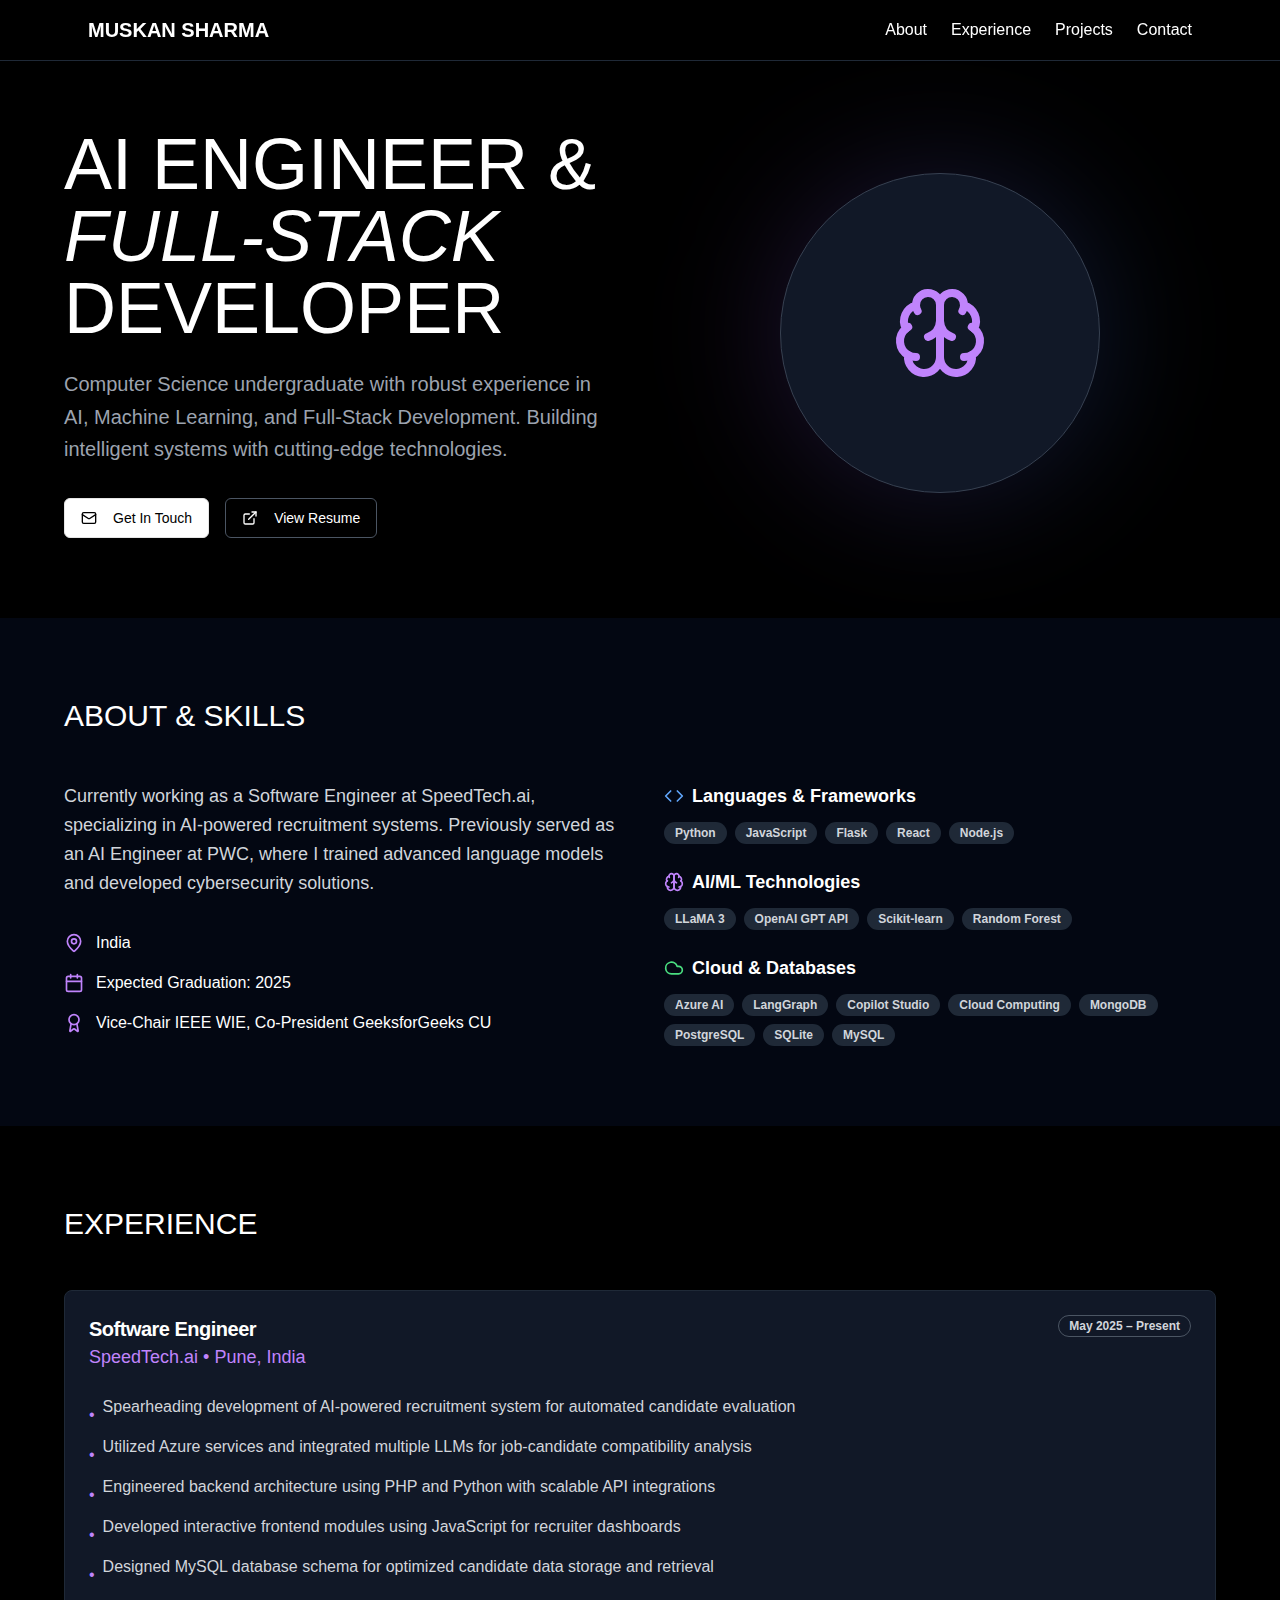
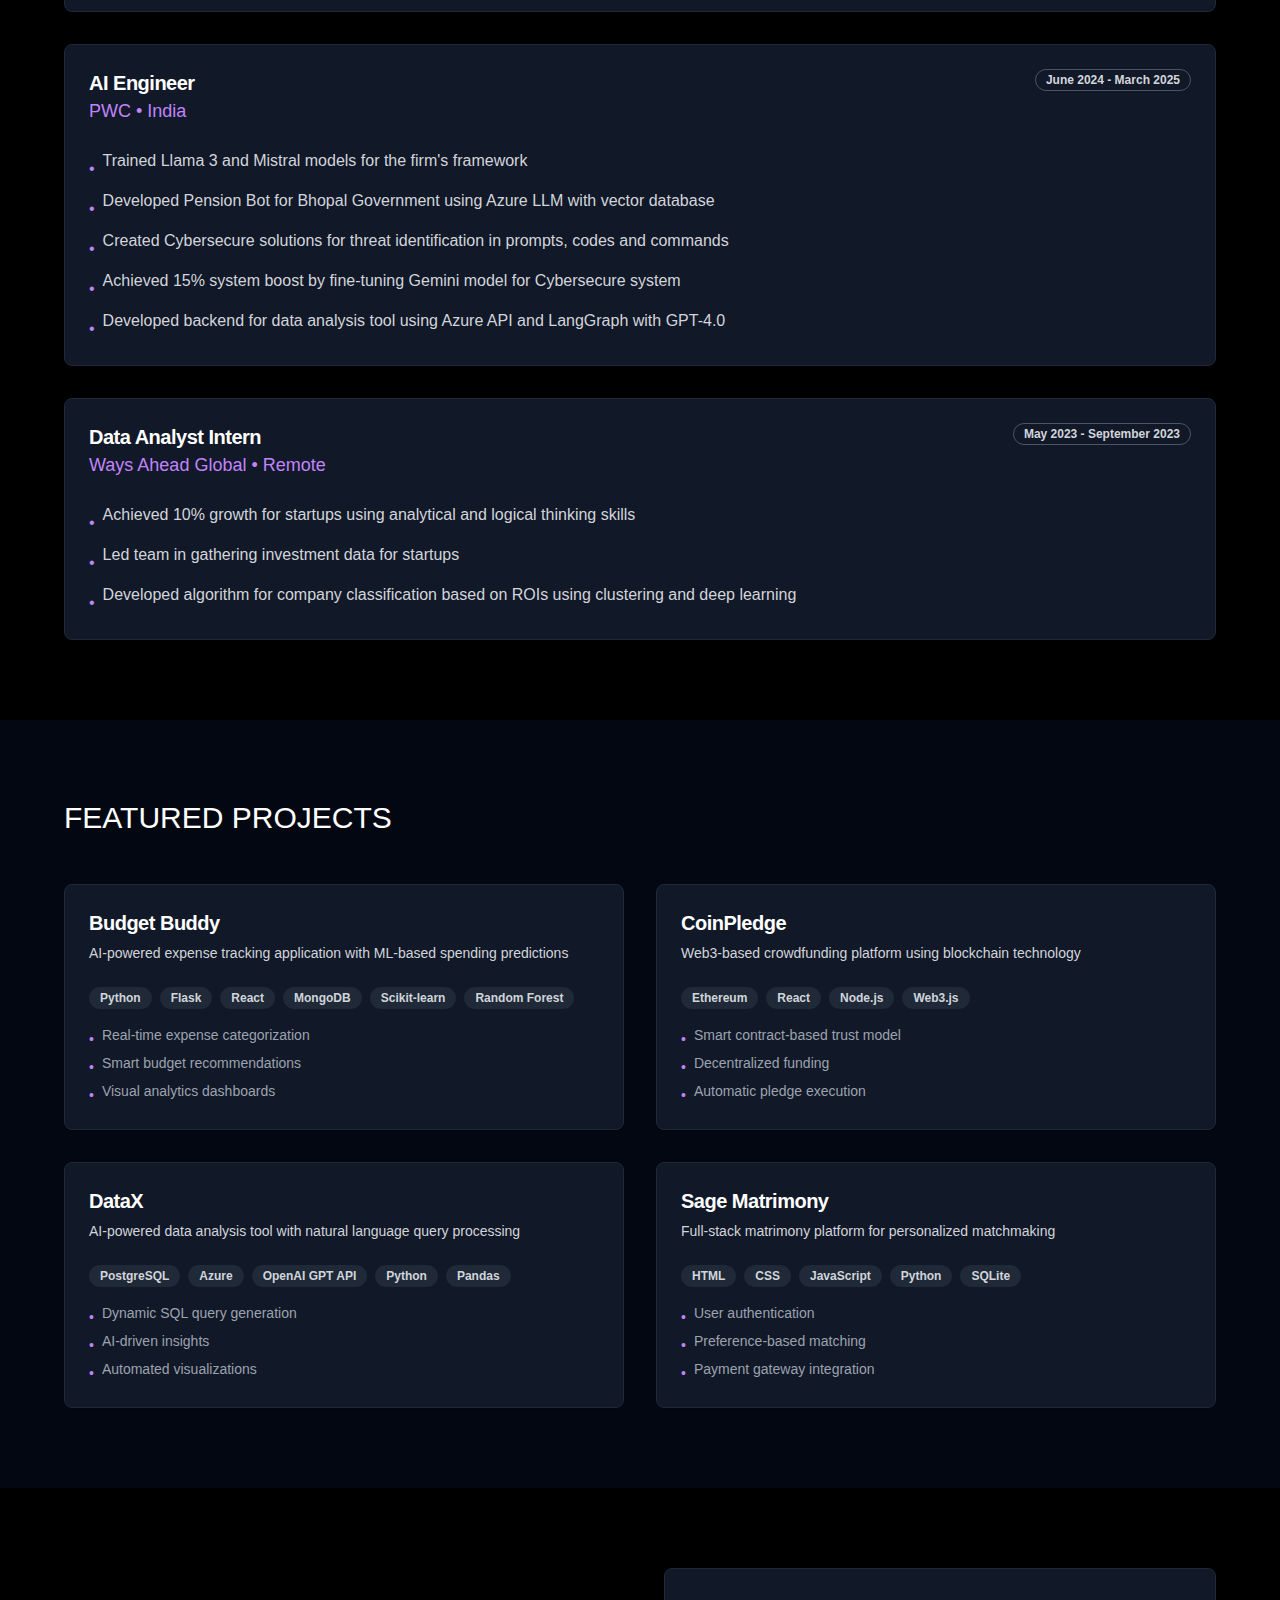
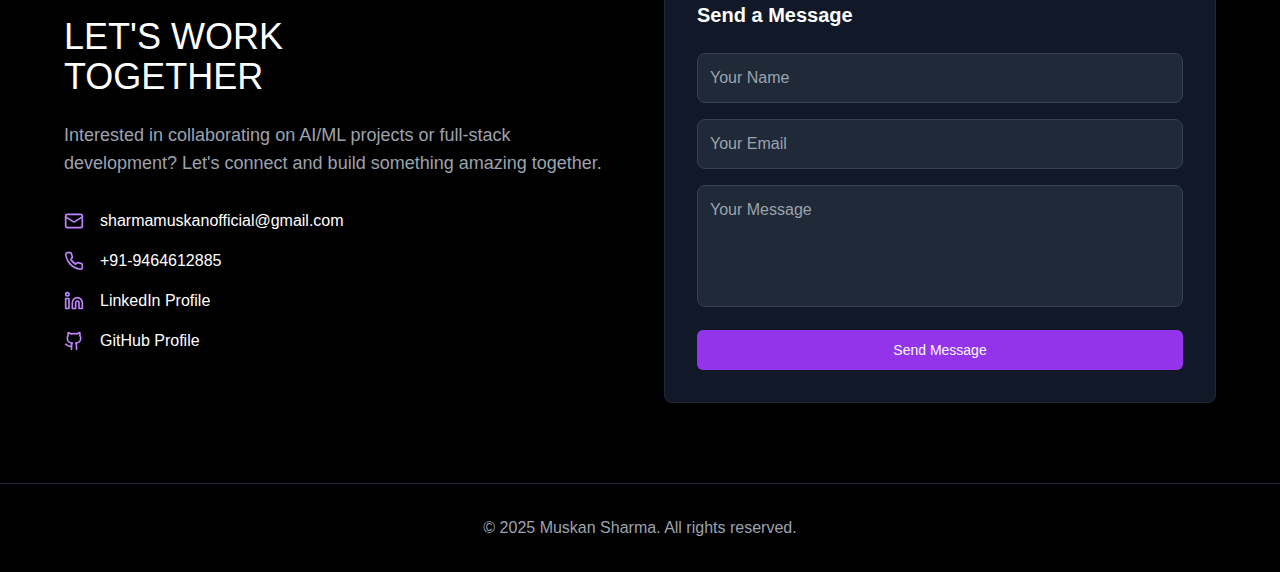
<file: index.html>
<!DOCTYPE html><html lang="en"><head><meta charSet="utf-8"/><meta name="viewport" content="width=device-width, initial-scale=1"/><link rel="stylesheet" href="/_next/static/css/fbe46a7727c78c30.css" data-precedence="next"/><link rel="preload" as="script" fetchPriority="low" href="/_next/static/chunks/webpack-db0a529a99835594.js"/><script src="/_next/static/chunks/4bd1b696-5b6c0ccbd3c0c9ab.js" async=""></script><script src="/_next/static/chunks/684-91835b1cd9d457e6.js" async=""></script><script src="/_next/static/chunks/main-app-20eb4d2e2f02dca1.js" async=""></script><title>v0 App</title><meta name="description" content="Created with v0"/><meta name="generator" content="v0.dev"/><script src="/_next/static/chunks/polyfills-42372ed130431b0a.js" noModule=""></script></head><body><div class="min-h-screen bg-black text-white"><nav class="fixed top-0 w-full bg-black/80 backdrop-blur-sm border-b border-gray-800 z-50"><div class="max-w-6xl mx-auto px-6 py-4"><div class="flex justify-between items-center"><h1 class="text-xl font-bold">MUSKAN SHARMA</h1><div class="flex gap-6"><a href="#about" class="hover:text-gray-300 transition-colors">About</a><a href="#experience" class="hover:text-gray-300 transition-colors">Experience</a><a href="#projects" class="hover:text-gray-300 transition-colors">Projects</a><a href="#contact" class="hover:text-gray-300 transition-colors">Contact</a></div></div></div></nav><section class="pt-32 pb-20 px-6"><div class="max-w-6xl mx-auto"><div class="grid lg:grid-cols-2 gap-12 items-center"><div><h1 class="text-5xl lg:text-7xl font-light mb-6">AI ENGINEER &amp;<br/><span class="italic">FULL-STACK</span><br/>DEVELOPER</h1><p class="text-xl text-gray-400 mb-8 leading-relaxed">Computer Science undergraduate with robust experience in AI, Machine Learning, and Full-Stack Development. Building intelligent systems with cutting-edge technologies.</p><div class="flex gap-4"><button class="inline-flex items-center justify-center gap-2 whitespace-nowrap rounded-md text-sm font-medium ring-offset-background transition-colors focus-visible:outline-none focus-visible:ring-2 focus-visible:ring-ring focus-visible:ring-offset-2 disabled:pointer-events-none disabled:opacity-50 [&amp;_svg]:pointer-events-none [&amp;_svg]:size-4 [&amp;_svg]:shrink-0 border border-input hover:text-accent-foreground h-10 px-4 py-2 bg-white text-black hover:bg-gray-200"><svg xmlns="http://www.w3.org/2000/svg" width="24" height="24" viewBox="0 0 24 24" fill="none" stroke="currentColor" stroke-width="2" stroke-linecap="round" stroke-linejoin="round" class="lucide lucide-mail w-4 h-4 mr-2"><rect width="20" height="16" x="2" y="4" rx="2"></rect><path d="m22 7-8.97 5.7a1.94 1.94 0 0 1-2.06 0L2 7"></path></svg>Get In Touch</button><button class="inline-flex items-center justify-center gap-2 whitespace-nowrap rounded-md text-sm font-medium ring-offset-background transition-colors focus-visible:outline-none focus-visible:ring-2 focus-visible:ring-ring focus-visible:ring-offset-2 disabled:pointer-events-none disabled:opacity-50 [&amp;_svg]:pointer-events-none [&amp;_svg]:size-4 [&amp;_svg]:shrink-0 border hover:text-accent-foreground h-10 px-4 py-2 bg-black text-white border-gray-600 hover:bg-gray-900"><svg xmlns="http://www.w3.org/2000/svg" width="24" height="24" viewBox="0 0 24 24" fill="none" stroke="currentColor" stroke-width="2" stroke-linecap="round" stroke-linejoin="round" class="lucide lucide-external-link w-4 h-4 mr-2"><path d="M15 3h6v6"></path><path d="M10 14 21 3"></path><path d="M18 13v6a2 2 0 0 1-2 2H5a2 2 0 0 1-2-2V8a2 2 0 0 1 2-2h6"></path></svg>View Resume</button></div></div><div class="relative"><div class="w-80 h-80 mx-auto relative"><div class="absolute inset-0 bg-gradient-to-r from-purple-500/20 to-blue-500/20 rounded-full blur-3xl"></div><div class="relative w-full h-full bg-gray-900 rounded-full border border-gray-700 flex items-center justify-center"><svg xmlns="http://www.w3.org/2000/svg" width="24" height="24" viewBox="0 0 24 24" fill="none" stroke="currentColor" stroke-width="2" stroke-linecap="round" stroke-linejoin="round" class="lucide lucide-brain w-24 h-24 text-purple-400"><path d="M12 5a3 3 0 1 0-5.997.125 4 4 0 0 0-2.526 5.77 4 4 0 0 0 .556 6.588A4 4 0 1 0 12 18Z"></path><path d="M12 5a3 3 0 1 1 5.997.125 4 4 0 0 1 2.526 5.77 4 4 0 0 1-.556 6.588A4 4 0 1 1 12 18Z"></path><path d="M15 13a4.5 4.5 0 0 1-3-4 4.5 4.5 0 0 1-3 4"></path><path d="M17.599 6.5a3 3 0 0 0 .399-1.375"></path><path d="M6.003 5.125A3 3 0 0 0 6.401 6.5"></path><path d="M3.477 10.896a4 4 0 0 1 .585-.396"></path><path d="M19.938 10.5a4 4 0 0 1 .585.396"></path><path d="M6 18a4 4 0 0 1-1.967-.516"></path><path d="M19.967 17.484A4 4 0 0 1 18 18"></path></svg></div></div></div></div></div></section><section id="about" class="py-20 px-6 bg-gray-950"><div class="max-w-6xl mx-auto"><h2 class="text-3xl font-light mb-12">ABOUT &amp; SKILLS</h2><div class="grid lg:grid-cols-2 gap-12"><div><p class="text-gray-300 text-lg leading-relaxed mb-8">Currently working as a Software Engineer at SpeedTech.ai, specializing in AI-powered recruitment systems. Previously served as an AI Engineer at PWC, where I trained advanced language models and developed cybersecurity solutions.</p><div class="space-y-4"><div class="flex items-center gap-3"><svg xmlns="http://www.w3.org/2000/svg" width="24" height="24" viewBox="0 0 24 24" fill="none" stroke="currentColor" stroke-width="2" stroke-linecap="round" stroke-linejoin="round" class="lucide lucide-map-pin w-5 h-5 text-purple-400"><path d="M20 10c0 4.993-5.539 10.193-7.399 11.799a1 1 0 0 1-1.202 0C9.539 20.193 4 14.993 4 10a8 8 0 0 1 16 0"></path><circle cx="12" cy="10" r="3"></circle></svg><span>India</span></div><div class="flex items-center gap-3"><svg xmlns="http://www.w3.org/2000/svg" width="24" height="24" viewBox="0 0 24 24" fill="none" stroke="currentColor" stroke-width="2" stroke-linecap="round" stroke-linejoin="round" class="lucide lucide-calendar w-5 h-5 text-purple-400"><path d="M8 2v4"></path><path d="M16 2v4"></path><rect width="18" height="18" x="3" y="4" rx="2"></rect><path d="M3 10h18"></path></svg><span>Expected Graduation: 2025</span></div><div class="flex items-center gap-3"><svg xmlns="http://www.w3.org/2000/svg" width="24" height="24" viewBox="0 0 24 24" fill="none" stroke="currentColor" stroke-width="2" stroke-linecap="round" stroke-linejoin="round" class="lucide lucide-award w-5 h-5 text-purple-400"><path d="m15.477 12.89 1.515 8.526a.5.5 0 0 1-.81.47l-3.58-2.687a1 1 0 0 0-1.197 0l-3.586 2.686a.5.5 0 0 1-.81-.469l1.514-8.526"></path><circle cx="12" cy="8" r="6"></circle></svg><span>Vice-Chair IEEE WIE, Co-President GeeksforGeeks CU</span></div></div></div><div class="space-y-6"><div><h3 class="text-lg font-semibold mb-3 flex items-center gap-2"><svg xmlns="http://www.w3.org/2000/svg" width="24" height="24" viewBox="0 0 24 24" fill="none" stroke="currentColor" stroke-width="2" stroke-linecap="round" stroke-linejoin="round" class="lucide lucide-code w-5 h-5 text-blue-400"><polyline points="16 18 22 12 16 6"></polyline><polyline points="8 6 2 12 8 18"></polyline></svg>Languages &amp; Frameworks</h3><div class="flex flex-wrap gap-2"><div class="inline-flex items-center rounded-full border px-2.5 py-0.5 text-xs font-semibold transition-colors focus:outline-none focus:ring-2 focus:ring-ring focus:ring-offset-2 border-transparent hover:bg-secondary/80 bg-gray-800 text-gray-300">Python</div><div class="inline-flex items-center rounded-full border px-2.5 py-0.5 text-xs font-semibold transition-colors focus:outline-none focus:ring-2 focus:ring-ring focus:ring-offset-2 border-transparent hover:bg-secondary/80 bg-gray-800 text-gray-300">JavaScript</div><div class="inline-flex items-center rounded-full border px-2.5 py-0.5 text-xs font-semibold transition-colors focus:outline-none focus:ring-2 focus:ring-ring focus:ring-offset-2 border-transparent hover:bg-secondary/80 bg-gray-800 text-gray-300">Flask</div><div class="inline-flex items-center rounded-full border px-2.5 py-0.5 text-xs font-semibold transition-colors focus:outline-none focus:ring-2 focus:ring-ring focus:ring-offset-2 border-transparent hover:bg-secondary/80 bg-gray-800 text-gray-300">React</div><div class="inline-flex items-center rounded-full border px-2.5 py-0.5 text-xs font-semibold transition-colors focus:outline-none focus:ring-2 focus:ring-ring focus:ring-offset-2 border-transparent hover:bg-secondary/80 bg-gray-800 text-gray-300">Node.js</div></div></div><div><h3 class="text-lg font-semibold mb-3 flex items-center gap-2"><svg xmlns="http://www.w3.org/2000/svg" width="24" height="24" viewBox="0 0 24 24" fill="none" stroke="currentColor" stroke-width="2" stroke-linecap="round" stroke-linejoin="round" class="lucide lucide-brain w-5 h-5 text-purple-400"><path d="M12 5a3 3 0 1 0-5.997.125 4 4 0 0 0-2.526 5.77 4 4 0 0 0 .556 6.588A4 4 0 1 0 12 18Z"></path><path d="M12 5a3 3 0 1 1 5.997.125 4 4 0 0 1 2.526 5.77 4 4 0 0 1-.556 6.588A4 4 0 1 1 12 18Z"></path><path d="M15 13a4.5 4.5 0 0 1-3-4 4.5 4.5 0 0 1-3 4"></path><path d="M17.599 6.5a3 3 0 0 0 .399-1.375"></path><path d="M6.003 5.125A3 3 0 0 0 6.401 6.5"></path><path d="M3.477 10.896a4 4 0 0 1 .585-.396"></path><path d="M19.938 10.5a4 4 0 0 1 .585.396"></path><path d="M6 18a4 4 0 0 1-1.967-.516"></path><path d="M19.967 17.484A4 4 0 0 1 18 18"></path></svg>AI/ML Technologies</h3><div class="flex flex-wrap gap-2"><div class="inline-flex items-center rounded-full border px-2.5 py-0.5 text-xs font-semibold transition-colors focus:outline-none focus:ring-2 focus:ring-ring focus:ring-offset-2 border-transparent hover:bg-secondary/80 bg-gray-800 text-gray-300">LLaMA 3</div><div class="inline-flex items-center rounded-full border px-2.5 py-0.5 text-xs font-semibold transition-colors focus:outline-none focus:ring-2 focus:ring-ring focus:ring-offset-2 border-transparent hover:bg-secondary/80 bg-gray-800 text-gray-300">OpenAI GPT API</div><div class="inline-flex items-center rounded-full border px-2.5 py-0.5 text-xs font-semibold transition-colors focus:outline-none focus:ring-2 focus:ring-ring focus:ring-offset-2 border-transparent hover:bg-secondary/80 bg-gray-800 text-gray-300">Scikit-learn</div><div class="inline-flex items-center rounded-full border px-2.5 py-0.5 text-xs font-semibold transition-colors focus:outline-none focus:ring-2 focus:ring-ring focus:ring-offset-2 border-transparent hover:bg-secondary/80 bg-gray-800 text-gray-300">Random Forest</div></div></div><div><h3 class="text-lg font-semibold mb-3 flex items-center gap-2"><svg xmlns="http://www.w3.org/2000/svg" width="24" height="24" viewBox="0 0 24 24" fill="none" stroke="currentColor" stroke-width="2" stroke-linecap="round" stroke-linejoin="round" class="lucide lucide-cloud w-5 h-5 text-green-400"><path d="M17.5 19H9a7 7 0 1 1 6.71-9h1.79a4.5 4.5 0 1 1 0 9Z"></path></svg>Cloud &amp; Databases</h3><div class="flex flex-wrap gap-2"><div class="inline-flex items-center rounded-full border px-2.5 py-0.5 text-xs font-semibold transition-colors focus:outline-none focus:ring-2 focus:ring-ring focus:ring-offset-2 border-transparent hover:bg-secondary/80 bg-gray-800 text-gray-300">Azure AI</div><div class="inline-flex items-center rounded-full border px-2.5 py-0.5 text-xs font-semibold transition-colors focus:outline-none focus:ring-2 focus:ring-ring focus:ring-offset-2 border-transparent hover:bg-secondary/80 bg-gray-800 text-gray-300">LangGraph</div><div class="inline-flex items-center rounded-full border px-2.5 py-0.5 text-xs font-semibold transition-colors focus:outline-none focus:ring-2 focus:ring-ring focus:ring-offset-2 border-transparent hover:bg-secondary/80 bg-gray-800 text-gray-300">Copilot Studio</div><div class="inline-flex items-center rounded-full border px-2.5 py-0.5 text-xs font-semibold transition-colors focus:outline-none focus:ring-2 focus:ring-ring focus:ring-offset-2 border-transparent hover:bg-secondary/80 bg-gray-800 text-gray-300">Cloud Computing</div><div class="inline-flex items-center rounded-full border px-2.5 py-0.5 text-xs font-semibold transition-colors focus:outline-none focus:ring-2 focus:ring-ring focus:ring-offset-2 border-transparent hover:bg-secondary/80 bg-gray-800 text-gray-300">MongoDB</div><div class="inline-flex items-center rounded-full border px-2.5 py-0.5 text-xs font-semibold transition-colors focus:outline-none focus:ring-2 focus:ring-ring focus:ring-offset-2 border-transparent hover:bg-secondary/80 bg-gray-800 text-gray-300">PostgreSQL</div><div class="inline-flex items-center rounded-full border px-2.5 py-0.5 text-xs font-semibold transition-colors focus:outline-none focus:ring-2 focus:ring-ring focus:ring-offset-2 border-transparent hover:bg-secondary/80 bg-gray-800 text-gray-300">SQLite</div><div class="inline-flex items-center rounded-full border px-2.5 py-0.5 text-xs font-semibold transition-colors focus:outline-none focus:ring-2 focus:ring-ring focus:ring-offset-2 border-transparent hover:bg-secondary/80 bg-gray-800 text-gray-300">MySQL</div></div></div></div></div></div></section><section id="experience" class="py-20 px-6"><div class="max-w-6xl mx-auto"><h2 class="text-3xl font-light mb-12">EXPERIENCE</h2><div class="space-y-8"><div class="rounded-lg border text-card-foreground shadow-sm bg-gray-900 border-gray-800"><div class="flex flex-col space-y-1.5 p-6"><div class="flex justify-between items-start"><div><div class="font-semibold tracking-tight text-xl text-white">Software Engineer</div><div class="text-purple-400 text-lg">SpeedTech.ai<!-- --> • <!-- -->Pune, India</div></div><div class="inline-flex items-center rounded-full border px-2.5 py-0.5 text-xs font-semibold transition-colors focus:outline-none focus:ring-2 focus:ring-ring focus:ring-offset-2 border-gray-600 text-gray-300">May 2025 – Present</div></div></div><div class="p-6 pt-0"><ul class="space-y-2"><li class="text-gray-300 flex items-start gap-2"><span class="text-purple-400 mt-2">•</span><span>Spearheading development of AI-powered recruitment system for automated candidate evaluation</span></li><li class="text-gray-300 flex items-start gap-2"><span class="text-purple-400 mt-2">•</span><span>Utilized Azure services and integrated multiple LLMs for job-candidate compatibility analysis</span></li><li class="text-gray-300 flex items-start gap-2"><span class="text-purple-400 mt-2">•</span><span>Engineered backend architecture using PHP and Python with scalable API integrations</span></li><li class="text-gray-300 flex items-start gap-2"><span class="text-purple-400 mt-2">•</span><span>Developed interactive frontend modules using JavaScript for recruiter dashboards</span></li><li class="text-gray-300 flex items-start gap-2"><span class="text-purple-400 mt-2">•</span><span>Designed MySQL database schema for optimized candidate data storage and retrieval</span></li></ul></div></div><div class="rounded-lg border text-card-foreground shadow-sm bg-gray-900 border-gray-800"><div class="flex flex-col space-y-1.5 p-6"><div class="flex justify-between items-start"><div><div class="font-semibold tracking-tight text-xl text-white">AI Engineer</div><div class="text-purple-400 text-lg">PWC<!-- --> • <!-- -->India</div></div><div class="inline-flex items-center rounded-full border px-2.5 py-0.5 text-xs font-semibold transition-colors focus:outline-none focus:ring-2 focus:ring-ring focus:ring-offset-2 border-gray-600 text-gray-300">June 2024 - March 2025</div></div></div><div class="p-6 pt-0"><ul class="space-y-2"><li class="text-gray-300 flex items-start gap-2"><span class="text-purple-400 mt-2">•</span><span>Trained Llama 3 and Mistral models for the firm&#x27;s framework</span></li><li class="text-gray-300 flex items-start gap-2"><span class="text-purple-400 mt-2">•</span><span>Developed Pension Bot for Bhopal Government using Azure LLM with vector database</span></li><li class="text-gray-300 flex items-start gap-2"><span class="text-purple-400 mt-2">•</span><span>Created Cybersecure solutions for threat identification in prompts, codes and commands</span></li><li class="text-gray-300 flex items-start gap-2"><span class="text-purple-400 mt-2">•</span><span>Achieved 15% system boost by fine-tuning Gemini model for Cybersecure system</span></li><li class="text-gray-300 flex items-start gap-2"><span class="text-purple-400 mt-2">•</span><span>Developed backend for data analysis tool using Azure API and LangGraph with GPT-4.0</span></li></ul></div></div><div class="rounded-lg border text-card-foreground shadow-sm bg-gray-900 border-gray-800"><div class="flex flex-col space-y-1.5 p-6"><div class="flex justify-between items-start"><div><div class="font-semibold tracking-tight text-xl text-white">Data Analyst Intern</div><div class="text-purple-400 text-lg">Ways Ahead Global<!-- --> • <!-- -->Remote</div></div><div class="inline-flex items-center rounded-full border px-2.5 py-0.5 text-xs font-semibold transition-colors focus:outline-none focus:ring-2 focus:ring-ring focus:ring-offset-2 border-gray-600 text-gray-300">May 2023 - September 2023</div></div></div><div class="p-6 pt-0"><ul class="space-y-2"><li class="text-gray-300 flex items-start gap-2"><span class="text-purple-400 mt-2">•</span><span>Achieved 10% growth for startups using analytical and logical thinking skills</span></li><li class="text-gray-300 flex items-start gap-2"><span class="text-purple-400 mt-2">•</span><span>Led team in gathering investment data for startups</span></li><li class="text-gray-300 flex items-start gap-2"><span class="text-purple-400 mt-2">•</span><span>Developed algorithm for company classification based on ROIs using clustering and deep learning</span></li></ul></div></div></div></div></section><section id="projects" class="py-20 px-6 bg-gray-950"><div class="max-w-6xl mx-auto"><h2 class="text-3xl font-light mb-12">FEATURED PROJECTS</h2><div class="grid md:grid-cols-2 gap-8"><div class="rounded-lg border text-card-foreground shadow-sm bg-gray-900 border-gray-800 hover:border-gray-700 transition-colors"><div class="flex flex-col space-y-1.5 p-6"><div class="font-semibold tracking-tight text-xl text-white">Budget Buddy</div><div class="text-sm text-gray-300">AI-powered expense tracking application with ML-based spending predictions</div></div><div class="p-6 pt-0 space-y-4"><div class="flex flex-wrap gap-2"><div class="inline-flex items-center rounded-full border px-2.5 py-0.5 font-semibold transition-colors focus:outline-none focus:ring-2 focus:ring-ring focus:ring-offset-2 border-transparent hover:bg-secondary/80 bg-gray-800 text-gray-300 text-xs">Python</div><div class="inline-flex items-center rounded-full border px-2.5 py-0.5 font-semibold transition-colors focus:outline-none focus:ring-2 focus:ring-ring focus:ring-offset-2 border-transparent hover:bg-secondary/80 bg-gray-800 text-gray-300 text-xs">Flask</div><div class="inline-flex items-center rounded-full border px-2.5 py-0.5 font-semibold transition-colors focus:outline-none focus:ring-2 focus:ring-ring focus:ring-offset-2 border-transparent hover:bg-secondary/80 bg-gray-800 text-gray-300 text-xs">React</div><div class="inline-flex items-center rounded-full border px-2.5 py-0.5 font-semibold transition-colors focus:outline-none focus:ring-2 focus:ring-ring focus:ring-offset-2 border-transparent hover:bg-secondary/80 bg-gray-800 text-gray-300 text-xs">MongoDB</div><div class="inline-flex items-center rounded-full border px-2.5 py-0.5 font-semibold transition-colors focus:outline-none focus:ring-2 focus:ring-ring focus:ring-offset-2 border-transparent hover:bg-secondary/80 bg-gray-800 text-gray-300 text-xs">Scikit-learn</div><div class="inline-flex items-center rounded-full border px-2.5 py-0.5 font-semibold transition-colors focus:outline-none focus:ring-2 focus:ring-ring focus:ring-offset-2 border-transparent hover:bg-secondary/80 bg-gray-800 text-gray-300 text-xs">Random Forest</div></div><ul class="space-y-1"><li class="text-gray-400 text-sm flex items-start gap-2"><span class="text-purple-400 mt-1">•</span><span>Real-time expense categorization</span></li><li class="text-gray-400 text-sm flex items-start gap-2"><span class="text-purple-400 mt-1">•</span><span>Smart budget recommendations</span></li><li class="text-gray-400 text-sm flex items-start gap-2"><span class="text-purple-400 mt-1">•</span><span>Visual analytics dashboards</span></li></ul></div></div><div class="rounded-lg border text-card-foreground shadow-sm bg-gray-900 border-gray-800 hover:border-gray-700 transition-colors"><div class="flex flex-col space-y-1.5 p-6"><div class="font-semibold tracking-tight text-xl text-white">CoinPledge</div><div class="text-sm text-gray-300">Web3-based crowdfunding platform using blockchain technology</div></div><div class="p-6 pt-0 space-y-4"><div class="flex flex-wrap gap-2"><div class="inline-flex items-center rounded-full border px-2.5 py-0.5 font-semibold transition-colors focus:outline-none focus:ring-2 focus:ring-ring focus:ring-offset-2 border-transparent hover:bg-secondary/80 bg-gray-800 text-gray-300 text-xs">Ethereum</div><div class="inline-flex items-center rounded-full border px-2.5 py-0.5 font-semibold transition-colors focus:outline-none focus:ring-2 focus:ring-ring focus:ring-offset-2 border-transparent hover:bg-secondary/80 bg-gray-800 text-gray-300 text-xs">React</div><div class="inline-flex items-center rounded-full border px-2.5 py-0.5 font-semibold transition-colors focus:outline-none focus:ring-2 focus:ring-ring focus:ring-offset-2 border-transparent hover:bg-secondary/80 bg-gray-800 text-gray-300 text-xs">Node.js</div><div class="inline-flex items-center rounded-full border px-2.5 py-0.5 font-semibold transition-colors focus:outline-none focus:ring-2 focus:ring-ring focus:ring-offset-2 border-transparent hover:bg-secondary/80 bg-gray-800 text-gray-300 text-xs">Web3.js</div></div><ul class="space-y-1"><li class="text-gray-400 text-sm flex items-start gap-2"><span class="text-purple-400 mt-1">•</span><span>Smart contract-based trust model</span></li><li class="text-gray-400 text-sm flex items-start gap-2"><span class="text-purple-400 mt-1">•</span><span>Decentralized funding</span></li><li class="text-gray-400 text-sm flex items-start gap-2"><span class="text-purple-400 mt-1">•</span><span>Automatic pledge execution</span></li></ul></div></div><div class="rounded-lg border text-card-foreground shadow-sm bg-gray-900 border-gray-800 hover:border-gray-700 transition-colors"><div class="flex flex-col space-y-1.5 p-6"><div class="font-semibold tracking-tight text-xl text-white">DataX</div><div class="text-sm text-gray-300">AI-powered data analysis tool with natural language query processing</div></div><div class="p-6 pt-0 space-y-4"><div class="flex flex-wrap gap-2"><div class="inline-flex items-center rounded-full border px-2.5 py-0.5 font-semibold transition-colors focus:outline-none focus:ring-2 focus:ring-ring focus:ring-offset-2 border-transparent hover:bg-secondary/80 bg-gray-800 text-gray-300 text-xs">PostgreSQL</div><div class="inline-flex items-center rounded-full border px-2.5 py-0.5 font-semibold transition-colors focus:outline-none focus:ring-2 focus:ring-ring focus:ring-offset-2 border-transparent hover:bg-secondary/80 bg-gray-800 text-gray-300 text-xs">Azure</div><div class="inline-flex items-center rounded-full border px-2.5 py-0.5 font-semibold transition-colors focus:outline-none focus:ring-2 focus:ring-ring focus:ring-offset-2 border-transparent hover:bg-secondary/80 bg-gray-800 text-gray-300 text-xs">OpenAI GPT API</div><div class="inline-flex items-center rounded-full border px-2.5 py-0.5 font-semibold transition-colors focus:outline-none focus:ring-2 focus:ring-ring focus:ring-offset-2 border-transparent hover:bg-secondary/80 bg-gray-800 text-gray-300 text-xs">Python</div><div class="inline-flex items-center rounded-full border px-2.5 py-0.5 font-semibold transition-colors focus:outline-none focus:ring-2 focus:ring-ring focus:ring-offset-2 border-transparent hover:bg-secondary/80 bg-gray-800 text-gray-300 text-xs">Pandas</div></div><ul class="space-y-1"><li class="text-gray-400 text-sm flex items-start gap-2"><span class="text-purple-400 mt-1">•</span><span>Dynamic SQL query generation</span></li><li class="text-gray-400 text-sm flex items-start gap-2"><span class="text-purple-400 mt-1">•</span><span>AI-driven insights</span></li><li class="text-gray-400 text-sm flex items-start gap-2"><span class="text-purple-400 mt-1">•</span><span>Automated visualizations</span></li></ul></div></div><div class="rounded-lg border text-card-foreground shadow-sm bg-gray-900 border-gray-800 hover:border-gray-700 transition-colors"><div class="flex flex-col space-y-1.5 p-6"><div class="font-semibold tracking-tight text-xl text-white">Sage Matrimony</div><div class="text-sm text-gray-300">Full-stack matrimony platform for personalized matchmaking</div></div><div class="p-6 pt-0 space-y-4"><div class="flex flex-wrap gap-2"><div class="inline-flex items-center rounded-full border px-2.5 py-0.5 font-semibold transition-colors focus:outline-none focus:ring-2 focus:ring-ring focus:ring-offset-2 border-transparent hover:bg-secondary/80 bg-gray-800 text-gray-300 text-xs">HTML</div><div class="inline-flex items-center rounded-full border px-2.5 py-0.5 font-semibold transition-colors focus:outline-none focus:ring-2 focus:ring-ring focus:ring-offset-2 border-transparent hover:bg-secondary/80 bg-gray-800 text-gray-300 text-xs">CSS</div><div class="inline-flex items-center rounded-full border px-2.5 py-0.5 font-semibold transition-colors focus:outline-none focus:ring-2 focus:ring-ring focus:ring-offset-2 border-transparent hover:bg-secondary/80 bg-gray-800 text-gray-300 text-xs">JavaScript</div><div class="inline-flex items-center rounded-full border px-2.5 py-0.5 font-semibold transition-colors focus:outline-none focus:ring-2 focus:ring-ring focus:ring-offset-2 border-transparent hover:bg-secondary/80 bg-gray-800 text-gray-300 text-xs">Python</div><div class="inline-flex items-center rounded-full border px-2.5 py-0.5 font-semibold transition-colors focus:outline-none focus:ring-2 focus:ring-ring focus:ring-offset-2 border-transparent hover:bg-secondary/80 bg-gray-800 text-gray-300 text-xs">SQLite</div></div><ul class="space-y-1"><li class="text-gray-400 text-sm flex items-start gap-2"><span class="text-purple-400 mt-1">•</span><span>User authentication</span></li><li class="text-gray-400 text-sm flex items-start gap-2"><span class="text-purple-400 mt-1">•</span><span>Preference-based matching</span></li><li class="text-gray-400 text-sm flex items-start gap-2"><span class="text-purple-400 mt-1">•</span><span>Payment gateway integration</span></li></ul></div></div></div></div></section><section id="contact" class="py-20 px-6"><div class="max-w-6xl mx-auto"><div class="grid lg:grid-cols-2 gap-12 items-center"><div><h2 class="text-4xl font-light mb-6">LET&#x27;S WORK<br/>TOGETHER</h2><p class="text-gray-400 text-lg mb-8">Interested in collaborating on AI/ML projects or full-stack development? Let&#x27;s connect and build something amazing together.</p><div class="space-y-4"><div class="flex items-center gap-4"><svg xmlns="http://www.w3.org/2000/svg" width="24" height="24" viewBox="0 0 24 24" fill="none" stroke="currentColor" stroke-width="2" stroke-linecap="round" stroke-linejoin="round" class="lucide lucide-mail w-5 h-5 text-purple-400"><rect width="20" height="16" x="2" y="4" rx="2"></rect><path d="m22 7-8.97 5.7a1.94 1.94 0 0 1-2.06 0L2 7"></path></svg><a href="mailto:sharmamuskanofficial@gmail.com" class="hover:text-purple-400 transition-colors">sharmamuskanofficial@gmail.com</a></div><div class="flex items-center gap-4"><svg xmlns="http://www.w3.org/2000/svg" width="24" height="24" viewBox="0 0 24 24" fill="none" stroke="currentColor" stroke-width="2" stroke-linecap="round" stroke-linejoin="round" class="lucide lucide-phone w-5 h-5 text-purple-400"><path d="M22 16.92v3a2 2 0 0 1-2.18 2 19.79 19.79 0 0 1-8.63-3.07 19.5 19.5 0 0 1-6-6 19.79 19.79 0 0 1-3.07-8.67A2 2 0 0 1 4.11 2h3a2 2 0 0 1 2 1.72 12.84 12.84 0 0 0 .7 2.81 2 2 0 0 1-.45 2.11L8.09 9.91a16 16 0 0 0 6 6l1.27-1.27a2 2 0 0 1 2.11-.45 12.84 12.84 0 0 0 2.81.7A2 2 0 0 1 22 16.92z"></path></svg><span>+91-9464612885</span></div><div class="flex items-center gap-4"><svg xmlns="http://www.w3.org/2000/svg" width="24" height="24" viewBox="0 0 24 24" fill="none" stroke="currentColor" stroke-width="2" stroke-linecap="round" stroke-linejoin="round" class="lucide lucide-linkedin w-5 h-5 text-purple-400"><path d="M16 8a6 6 0 0 1 6 6v7h-4v-7a2 2 0 0 0-2-2 2 2 0 0 0-2 2v7h-4v-7a6 6 0 0 1 6-6z"></path><rect width="4" height="12" x="2" y="9"></rect><circle cx="4" cy="4" r="2"></circle></svg><a href="https://www.linkedin.com/in/muskansharma02" target="_blank" rel="noopener noreferrer" class="hover:text-purple-400 transition-colors">LinkedIn Profile</a></div><div class="flex items-center gap-4"><svg xmlns="http://www.w3.org/2000/svg" width="24" height="24" viewBox="0 0 24 24" fill="none" stroke="currentColor" stroke-width="2" stroke-linecap="round" stroke-linejoin="round" class="lucide lucide-github w-5 h-5 text-purple-400"><path d="M15 22v-4a4.8 4.8 0 0 0-1-3.5c3 0 6-2 6-5.5.08-1.25-.27-2.48-1-3.5.28-1.15.28-2.35 0-3.5 0 0-1 0-3 1.5-2.64-.5-5.36-.5-8 0C6 2 5 2 5 2c-.3 1.15-.3 2.35 0 3.5A5.403 5.403 0 0 0 4 9c0 3.5 3 5.5 6 5.5-.39.49-.68 1.05-.85 1.65-.17.6-.22 1.23-.15 1.85v4"></path><path d="M9 18c-4.51 2-5-2-7-2"></path></svg><a href="https://github.com/muskanshar" target="_blank" rel="noopener noreferrer" class="hover:text-purple-400 transition-colors">GitHub Profile</a></div></div></div><div class="bg-gray-900 p-8 rounded-lg border border-gray-800"><h3 class="text-xl font-semibold mb-6">Send a Message</h3><form class="space-y-4"><div><input type="text" placeholder="Your Name" class="w-full p-3 bg-gray-800 border border-gray-700 rounded-lg focus:border-purple-400 focus:outline-none"/></div><div><input type="email" placeholder="Your Email" class="w-full p-3 bg-gray-800 border border-gray-700 rounded-lg focus:border-purple-400 focus:outline-none"/></div><div><textarea placeholder="Your Message" rows="4" class="w-full p-3 bg-gray-800 border border-gray-700 rounded-lg focus:border-purple-400 focus:outline-none resize-none"></textarea></div><button class="inline-flex items-center justify-center gap-2 whitespace-nowrap rounded-md text-sm font-medium ring-offset-background transition-colors focus-visible:outline-none focus-visible:ring-2 focus-visible:ring-ring focus-visible:ring-offset-2 disabled:pointer-events-none disabled:opacity-50 [&amp;_svg]:pointer-events-none [&amp;_svg]:size-4 [&amp;_svg]:shrink-0 text-primary-foreground h-10 px-4 py-2 w-full bg-purple-600 hover:bg-purple-700">Send Message</button></form></div></div></div></section><footer class="py-8 px-6 border-t border-gray-800"><div class="max-w-6xl mx-auto text-center text-gray-400"><p>© 2025 Muskan Sharma. All rights reserved.</p></div></footer></div><script src="/_next/static/chunks/webpack-db0a529a99835594.js" async=""></script><script>(self.__next_f=self.__next_f||[]).push([0])</script><script>self.__next_f.push([1,"1:\"$Sreact.fragment\"\n2:I[7555,[],\"\"]\n3:I[1295,[],\"\"]\n4:I[9665,[],\"OutletBoundary\"]\n7:I[9665,[],\"ViewportBoundary\"]\n9:I[9665,[],\"MetadataBoundary\"]\nb:I[6614,[],\"\"]\n:HL[\"/_next/static/css/fbe46a7727c78c30.css\",\"style\"]\n"])</script><script>self.__next_f.push([1,"0:{\"P\":null,\"b\":\"Q5dcKc0S82qqYo94Q2J9t\",\"p\":\"\",\"c\":[\"\",\"\"],\"i\":false,\"f\":[[[\"\",{\"children\":[\"__PAGE__\",{}]},\"$undefined\",\"$undefined\",true],[\"\",[\"$\",\"$1\",\"c\",{\"children\":[[[\"$\",\"link\",\"0\",{\"rel\":\"stylesheet\",\"href\":\"/_next/static/css/fbe46a7727c78c30.css\",\"precedence\":\"next\",\"crossOrigin\":\"$undefined\",\"nonce\":\"$undefined\"}]],[\"$\",\"html\",null,{\"lang\":\"en\",\"children\":[\"$\",\"body\",null,{\"children\":[\"$\",\"$L2\",null,{\"parallelRouterKey\":\"children\",\"error\":\"$undefined\",\"errorStyles\":\"$undefined\",\"errorScripts\":\"$undefined\",\"template\":[\"$\",\"$L3\",null,{}],\"templateStyles\":\"$undefined\",\"templateScripts\":\"$undefined\",\"notFound\":[[[\"$\",\"title\",null,{\"children\":\"404: This page could not be found.\"}],[\"$\",\"div\",null,{\"style\":{\"fontFamily\":\"system-ui,\\\"Segoe UI\\\",Roboto,Helvetica,Arial,sans-serif,\\\"Apple Color Emoji\\\",\\\"Segoe UI Emoji\\\"\",\"height\":\"100vh\",\"textAlign\":\"center\",\"display\":\"flex\",\"flexDirection\":\"column\",\"alignItems\":\"center\",\"justifyContent\":\"center\"},\"children\":[\"$\",\"div\",null,{\"children\":[[\"$\",\"style\",null,{\"dangerouslySetInnerHTML\":{\"__html\":\"body{color:#000;background:#fff;margin:0}.next-error-h1{border-right:1px solid rgba(0,0,0,.3)}@media (prefers-color-scheme:dark){body{color:#fff;background:#000}.next-error-h1{border-right:1px solid rgba(255,255,255,.3)}}\"}}],[\"$\",\"h1\",null,{\"className\":\"next-error-h1\",\"style\":{\"display\":\"inline-block\",\"margin\":\"0 20px 0 0\",\"padding\":\"0 23px 0 0\",\"fontSize\":24,\"fontWeight\":500,\"verticalAlign\":\"top\",\"lineHeight\":\"49px\"},\"children\":404}],[\"$\",\"div\",null,{\"style\":{\"display\":\"inline-block\"},\"children\":[\"$\",\"h2\",null,{\"style\":{\"fontSize\":14,\"fontWeight\":400,\"lineHeight\":\"49px\",\"margin\":0},\"children\":\"This page could not be found.\"}]}]]}]}]],[]],\"forbidden\":\"$undefined\",\"unauthorized\":\"$undefined\"}]}]}]]}],{\"children\":[\"__PAGE__\",[\"$\",\"$1\",\"c\",{\"children\":[[\"$\",\"div\",null,{\"className\":\"min-h-screen bg-black text-white\",\"children\":[[\"$\",\"nav\",null,{\"className\":\"fixed top-0 w-full bg-black/80 backdrop-blur-sm border-b border-gray-800 z-50\",\"children\":[\"$\",\"div\",null,{\"className\":\"max-w-6xl mx-auto px-6 py-4\",\"children\":[\"$\",\"div\",null,{\"className\":\"flex justify-between items-center\",\"children\":[[\"$\",\"h1\",null,{\"className\":\"text-xl font-bold\",\"children\":\"MUSKAN SHARMA\"}],[\"$\",\"div\",null,{\"className\":\"flex gap-6\",\"children\":[[\"$\",\"a\",null,{\"href\":\"#about\",\"className\":\"hover:text-gray-300 transition-colors\",\"children\":\"About\"}],[\"$\",\"a\",null,{\"href\":\"#experience\",\"className\":\"hover:text-gray-300 transition-colors\",\"children\":\"Experience\"}],[\"$\",\"a\",null,{\"href\":\"#projects\",\"className\":\"hover:text-gray-300 transition-colors\",\"children\":\"Projects\"}],[\"$\",\"a\",null,{\"href\":\"#contact\",\"className\":\"hover:text-gray-300 transition-colors\",\"children\":\"Contact\"}]]}]]}]}]}],[\"$\",\"section\",null,{\"className\":\"pt-32 pb-20 px-6\",\"children\":[\"$\",\"div\",null,{\"className\":\"max-w-6xl mx-auto\",\"children\":[\"$\",\"div\",null,{\"className\":\"grid lg:grid-cols-2 gap-12 items-center\",\"children\":[[\"$\",\"div\",null,{\"children\":[[\"$\",\"h1\",null,{\"className\":\"text-5xl lg:text-7xl font-light mb-6\",\"children\":[\"AI ENGINEER \u0026\",[\"$\",\"br\",null,{}],[\"$\",\"span\",null,{\"className\":\"italic\",\"children\":\"FULL-STACK\"}],[\"$\",\"br\",null,{}],\"DEVELOPER\"]}],[\"$\",\"p\",null,{\"className\":\"text-xl text-gray-400 mb-8 leading-relaxed\",\"children\":\"Computer Science undergraduate with robust experience in AI, Machine Learning, and Full-Stack Development. Building intelligent systems with cutting-edge technologies.\"}],[\"$\",\"div\",null,{\"className\":\"flex gap-4\",\"children\":[[\"$\",\"button\",null,{\"className\":\"inline-flex items-center justify-center gap-2 whitespace-nowrap rounded-md text-sm font-medium ring-offset-background transition-colors focus-visible:outline-none focus-visible:ring-2 focus-visible:ring-ring focus-visible:ring-offset-2 disabled:pointer-events-none disabled:opacity-50 [\u0026_svg]:pointer-events-none [\u0026_svg]:size-4 [\u0026_svg]:shrink-0 border border-input hover:text-accent-foreground h-10 px-4 py-2 bg-white text-black hover:bg-gray-200\",\"ref\":\"$undefined\",\"children\":[[\"$\",\"svg\",null,{\"ref\":\"$undefined\",\"xmlns\":\"http://www.w3.org/2000/svg\",\"width\":24,\"height\":24,\"viewBox\":\"0 0 24 24\",\"fill\":\"none\",\"stroke\":\"currentColor\",\"strokeWidth\":2,\"strokeLinecap\":\"round\",\"strokeLinejoin\":\"round\",\"className\":\"lucide lucide-mail w-4 h-4 mr-2\",\"children\":[[\"$\",\"rect\",\"18n3k1\",{\"width\":\"20\",\"height\":\"16\",\"x\":\"2\",\"y\":\"4\",\"rx\":\"2\"}],[\"$\",\"path\",\"1ocrg3\",{\"d\":\"m22 7-8.97 5.7a1.94 1.94 0 0 1-2.06 0L2 7\"}],\"$undefined\"]}],\"Get In Touch\"]}],[\"$\",\"button\",null,{\"className\":\"inline-flex items-center justify-center gap-2 whitespace-nowrap rounded-md text-sm font-medium ring-offset-background transition-colors focus-visible:outline-none focus-visible:ring-2 focus-visible:ring-ring focus-visible:ring-offset-2 disabled:pointer-events-none disabled:opacity-50 [\u0026_svg]:pointer-events-none [\u0026_svg]:size-4 [\u0026_svg]:shrink-0 border hover:text-accent-foreground h-10 px-4 py-2 bg-black text-white border-gray-600 hover:bg-gray-900\",\"ref\":\"$undefined\",\"children\":[[\"$\",\"svg\",null,{\"ref\":\"$undefined\",\"xmlns\":\"http://www.w3.org/2000/svg\",\"width\":24,\"height\":24,\"viewBox\":\"0 0 24 24\",\"fill\":\"none\",\"stroke\":\"currentColor\",\"strokeWidth\":2,\"strokeLinecap\":\"round\",\"strokeLinejoin\":\"round\",\"className\":\"lucide lucide-external-link w-4 h-4 mr-2\",\"children\":[[\"$\",\"path\",\"1q9fwt\",{\"d\":\"M15 3h6v6\"}],[\"$\",\"path\",\"gplh6r\",{\"d\":\"M10 14 21 3\"}],[\"$\",\"path\",\"a6xqqp\",{\"d\":\"M18 13v6a2 2 0 0 1-2 2H5a2 2 0 0 1-2-2V8a2 2 0 0 1 2-2h6\"}],\"$undefined\"]}],\"View Resume\"]}]]}]]}],[\"$\",\"div\",null,{\"className\":\"relative\",\"children\":[\"$\",\"div\",null,{\"className\":\"w-80 h-80 mx-auto relative\",\"children\":[[\"$\",\"div\",null,{\"className\":\"absolute inset-0 bg-gradient-to-r from-purple-500/20 to-blue-500/20 rounded-full blur-3xl\"}],[\"$\",\"div\",null,{\"className\":\"relative w-full h-full bg-gray-900 rounded-full border border-gray-700 flex items-center justify-center\",\"children\":[\"$\",\"svg\",null,{\"ref\":\"$undefined\",\"xmlns\":\"http://www.w3.org/2000/svg\",\"width\":24,\"height\":24,\"viewBox\":\"0 0 24 24\",\"fill\":\"none\",\"stroke\":\"currentColor\",\"strokeWidth\":2,\"strokeLinecap\":\"round\",\"strokeLinejoin\":\"round\",\"className\":\"lucide lucide-brain w-24 h-24 text-purple-400\",\"children\":[[\"$\",\"path\",\"l5xja\",{\"d\":\"M12 5a3 3 0 1 0-5.997.125 4 4 0 0 0-2.526 5.77 4 4 0 0 0 .556 6.588A4 4 0 1 0 12 18Z\"}],[\"$\",\"path\",\"ep3f8r\",{\"d\":\"M12 5a3 3 0 1 1 5.997.125 4 4 0 0 1 2.526 5.77 4 4 0 0 1-.556 6.588A4 4 0 1 1 12 18Z\"}],[\"$\",\"path\",\"1p4c4q\",{\"d\":\"M15 13a4.5 4.5 0 0 1-3-4 4.5 4.5 0 0 1-3 4\"}],[\"$\",\"path\",\"tmeiqw\",{\"d\":\"M17.599 6.5a3 3 0 0 0 .399-1.375\"}],[\"$\",\"path\",\"105sqy\",{\"d\":\"M6.003 5.125A3 3 0 0 0 6.401 6.5\"}],[\"$\",\"path\",\"ql3yin\",{\"d\":\"M3.477 10.896a4 4 0 0 1 .585-.396\"}],[\"$\",\"path\",\"1qfode\",{\"d\":\"M19.938 10.5a4 4 0 0 1 .585.396\"}],[\"$\",\"path\",\"2e4loj\",{\"d\":\"M6 18a4 4 0 0 1-1.967-.516\"}],[\"$\",\"path\",\"159ez6\",{\"d\":\"M19.967 17.484A4 4 0 0 1 18 18\"}],\"$undefined\"]}]}]]}]}]]}]}]}],[\"$\",\"section\",null,{\"id\":\"about\",\"className\":\"py-20 px-6 bg-gray-950\",\"children\":[\"$\",\"div\",null,{\"className\":\"max-w-6xl mx-auto\",\"children\":[[\"$\",\"h2\",null,{\"className\":\"text-3xl font-light mb-12\",\"children\":\"ABOUT \u0026 SKILLS\"}],[\"$\",\"div\",null,{\"className\":\"grid lg:grid-cols-2 gap-12\",\"children\":[[\"$\",\"div\",null,{\"children\":[[\"$\",\"p\",null,{\"className\":\"text-gray-300 text-lg leading-relaxed mb-8\",\"children\":\"Currently working as a Software Engineer at SpeedTech.ai, specializing in AI-powered recruitment systems. Previously served as an AI Engineer at PWC, where I trained advanced language models and developed cybersecurity solutions.\"}],[\"$\",\"div\",null,{\"className\":\"space-y-4\",\"children\":[[\"$\",\"div\",null,{\"className\":\"flex items-center gap-3\",\"children\":[[\"$\",\"svg\",null,{\"ref\":\"$undefined\",\"xmlns\":\"http://www.w3.org/2000/svg\",\"width\":24,\"height\":24,\"viewBox\":\"0 0 24 24\",\"fill\":\"none\",\"stroke\":\"currentColor\",\"strokeWidth\":2,\"strokeLinecap\":\"round\",\"strokeLinejoin\":\"round\",\"className\":\"lucide lucide-map-pin w-5 h-5 text-purple-400\",\"children\":[[\"$\",\"path\",\"1r0f0z\",{\"d\":\"M20 10c0 4.993-5.539 10.193-7.399 11.799a1 1 0 0 1-1.202 0C9.539 20.193 4 14.993 4 10a8 8 0 0 1 16 0\"}],[\"$\",\"circle\",\"ilqhr7\",{\"cx\":\"12\",\"cy\":\"10\",\"r\":\"3\"}],\"$undefined\"]}],[\"$\",\"span\",null,{\"children\":\"India\"}]]}],[\"$\",\"div\",null,{\"className\":\"flex items-center gap-3\",\"children\":[[\"$\",\"svg\",null,{\"ref\":\"$undefined\",\"xmlns\":\"http://www.w3.org/2000/svg\",\"width\":24,\"height\":24,\"viewBox\":\"0 0 24 24\",\"fill\":\"none\",\"stroke\":\"currentColor\",\"strokeWidth\":2,\"strokeLinecap\":\"round\",\"strokeLinejoin\":\"round\",\"className\":\"lucide lucide-calendar w-5 h-5 text-purple-400\",\"children\":[[\"$\",\"path\",\"1cmpym\",{\"d\":\"M8 2v4\"}],[\"$\",\"path\",\"4m81vk\",{\"d\":\"M16 2v4\"}],[\"$\",\"rect\",\"1hopcy\",{\"width\":\"18\",\"height\":\"18\",\"x\":\"3\",\"y\":\"4\",\"rx\":\"2\"}],[\"$\",\"path\",\"8toen8\",{\"d\":\"M3 10h18\"}],\"$undefined\"]}],[\"$\",\"span\",null,{\"children\":\"Expected Graduation: 2025\"}]]}],[\"$\",\"div\",null,{\"className\":\"flex items-center gap-3\",\"children\":[[\"$\",\"svg\",null,{\"ref\":\"$undefined\",\"xmlns\":\"http://www.w3.org/2000/svg\",\"width\":24,\"height\":24,\"viewBox\":\"0 0 24 24\",\"fill\":\"none\",\"stroke\":\"currentColor\",\"strokeWidth\":2,\"strokeLinecap\":\"round\",\"strokeLinejoin\":\"round\",\"className\":\"lucide lucide-award w-5 h-5 text-purple-400\",\"children\":[[\"$\",\"path\",\"1yiouv\",{\"d\":\"m15.477 12.89 1.515 8.526a.5.5 0 0 1-.81.47l-3.58-2.687a1 1 0 0 0-1.197 0l-3.586 2.686a.5.5 0 0 1-.81-.469l1.514-8.526\"}],[\"$\",\"circle\",\"1vp47v\",{\"cx\":\"12\",\"cy\":\"8\",\"r\":\"6\"}],\"$undefined\"]}],[\"$\",\"span\",null,{\"children\":\"Vice-Chair IEEE WIE, Co-President GeeksforGeeks CU\"}]]}]]}]]}],[\"$\",\"div\",null,{\"className\":\"space-y-6\",\"children\":[[\"$\",\"div\",null,{\"children\":[[\"$\",\"h3\",null,{\"className\":\"text-lg font-semibold mb-3 flex items-center gap-2\",\"children\":[[\"$\",\"svg\",null,{\"ref\":\"$undefined\",\"xmlns\":\"http://www.w3.org/2000/svg\",\"width\":24,\"height\":24,\"viewBox\":\"0 0 24 24\",\"fill\":\"none\",\"stroke\":\"currentColor\",\"strokeWidth\":2,\"strokeLinecap\":\"round\",\"strokeLinejoin\":\"round\",\"className\":\"lucide lucide-code w-5 h-5 text-blue-400\",\"children\":[[\"$\",\"polyline\",\"z7tu5w\",{\"points\":\"16 18 22 12 16 6\"}],[\"$\",\"polyline\",\"1eg1df\",{\"points\":\"8 6 2 12 8 18\"}],\"$undefined\"]}],\"Languages \u0026 Frameworks\"]}],[\"$\",\"div\",null,{\"className\":\"flex flex-wrap gap-2\",\"children\":[[\"$\",\"div\",\"Python\",{\"className\":\"inline-flex items-center rounded-full border px-2.5 py-0.5 text-xs font-semibold transition-colors focus:outline-none focus:ring-2 focus:ring-ring focus:ring-offset-2 border-transparent hover:bg-secondary/80 bg-gray-800 text-gray-300\",\"children\":\"Python\"}],[\"$\",\"div\",\"JavaScript\",{\"className\":\"inline-flex items-center rounded-full border px-2.5 py-0.5 text-xs font-semibold transition-colors focus:outline-none focus:ring-2 focus:ring-ring focus:ring-offset-2 border-transparent hover:bg-secondary/80 bg-gray-800 text-gray-300\",\"children\":\"JavaScript\"}],[\"$\",\"div\",\"Flask\",{\"className\":\"inline-flex items-center rounded-full border px-2.5 py-0.5 text-xs font-semibold transition-colors focus:outline-none focus:ring-2 focus:ring-ring focus:ring-offset-2 border-transparent hover:bg-secondary/80 bg-gray-800 text-gray-300\",\"children\":\"Flask\"}],[\"$\",\"div\",\"React\",{\"className\":\"inline-flex items-center rounded-full border px-2.5 py-0.5 text-xs font-semibold transition-colors focus:outline-none focus:ring-2 focus:ring-ring focus:ring-offset-2 border-transparent hover:bg-secondary/80 bg-gray-800 text-gray-300\",\"children\":\"React\"}],[\"$\",\"div\",\"Node.js\",{\"className\":\"inline-flex items-center rounded-full border px-2.5 py-0.5 text-xs font-semibold transition-colors focus:outline-none focus:ring-2 focus:ring-ring focus:ring-offset-2 border-transparent hover:bg-secondary/80 bg-gray-800 text-gray-300\",\"children\":\"Node.js\"}]]}]]}],[\"$\",\"div\",null,{\"children\":[[\"$\",\"h3\",null,{\"className\":\"text-lg font-semibold mb-3 flex items-center gap-2\",\"children\":[[\"$\",\"svg\",null,{\"ref\":\"$undefined\",\"xmlns\":\"http://www.w3.org/2000/svg\",\"width\":24,\"height\":24,\"viewBox\":\"0 0 24 24\",\"fill\":\"none\",\"stroke\":\"currentColor\",\"strokeWidth\":2,\"strokeLinecap\":\"round\",\"strokeLinejoin\":\"round\",\"className\":\"lucide lucide-brain w-5 h-5 text-purple-400\",\"children\":[[\"$\",\"path\",\"l5xja\",{\"d\":\"M12 5a3 3 0 1 0-5.997.125 4 4 0 0 0-2.526 5.77 4 4 0 0 0 .556 6.588A4 4 0 1 0 12 18Z\"}],[\"$\",\"path\",\"ep3f8r\",{\"d\":\"M12 5a3 3 0 1 1 5.997.125 4 4 0 0 1 2.526 5.77 4 4 0 0 1-.556 6.588A4 4 0 1 1 12 18Z\"}],[\"$\",\"path\",\"1p4c4q\",{\"d\":\"M15 13a4.5 4.5 0 0 1-3-4 4.5 4.5 0 0 1-3 4\"}],[\"$\",\"path\",\"tmeiqw\",{\"d\":\"M17.599 6.5a3 3 0 0 0 .399-1.375\"}],[\"$\",\"path\",\"105sqy\",{\"d\":\"M6.003 5.125A3 3 0 0 0 6.401 6.5\"}],[\"$\",\"path\",\"ql3yin\",{\"d\":\"M3.477 10.896a4 4 0 0 1 .585-.396\"}],[\"$\",\"path\",\"1qfode\",{\"d\":\"M19.938 10.5a4 4 0 0 1 .585.396\"}],[\"$\",\"path\",\"2e4loj\",{\"d\":\"M6 18a4 4 0 0 1-1.967-.516\"}],[\"$\",\"path\",\"159ez6\",{\"d\":\"M19.967 17.484A4 4 0 0 1 18 18\"}],\"$undefined\"]}],\"AI/ML Technologies\"]}],[\"$\",\"div\",null,{\"className\":\"flex flex-wrap gap-2\",\"children\":[[\"$\",\"div\",\"LLaMA 3\",{\"className\":\"inline-flex items-center rounded-full border px-2.5 py-0.5 text-xs font-semibold transition-colors focus:outline-none focus:ring-2 focus:ring-ring focus:ring-offset-2 border-transparent hover:bg-secondary/80 bg-gray-800 text-gray-300\",\"children\":\"LLaMA 3\"}],[\"$\",\"div\",\"OpenAI GPT API\",{\"className\":\"inline-flex items-center rounded-full border px-2.5 py-0.5 text-xs font-semibold transition-colors focus:outline-none focus:ring-2 focus:ring-ring focus:ring-offset-2 border-transparent hover:bg-secondary/80 bg-gray-800 text-gray-300\",\"children\":\"OpenAI GPT API\"}],[\"$\",\"div\",\"Scikit-learn\",{\"className\":\"inline-flex items-center rounded-full border px-2.5 py-0.5 text-xs font-semibold transition-colors focus:outline-none focus:ring-2 focus:ring-ring focus:ring-offset-2 border-transparent hover:bg-secondary/80 bg-gray-800 text-gray-300\",\"children\":\"Scikit-learn\"}],[\"$\",\"div\",\"Random Forest\",{\"className\":\"inline-flex items-center rounded-full border px-2.5 py-0.5 text-xs font-semibold transition-colors focus:outline-none focus:ring-2 focus:ring-ring focus:ring-offset-2 border-transparent hover:bg-secondary/80 bg-gray-800 text-gray-300\",\"children\":\"Random Forest\"}]]}]]}],[\"$\",\"div\",null,{\"children\":[[\"$\",\"h3\",null,{\"className\":\"text-lg font-semibold mb-3 flex items-center gap-2\",\"children\":[[\"$\",\"svg\",null,{\"ref\":\"$undefined\",\"xmlns\":\"http://www.w3.org/2000/svg\",\"width\":24,\"height\":24,\"viewBox\":\"0 0 24 24\",\"fill\":\"none\",\"stroke\":\"currentColor\",\"strokeWidth\":2,\"strokeLinecap\":\"round\",\"strokeLinejoin\":\"round\",\"className\":\"lucide lucide-cloud w-5 h-5 text-green-400\",\"children\":[[\"$\",\"path\",\"p7xjir\",{\"d\":\"M17.5 19H9a7 7 0 1 1 6.71-9h1.79a4.5 4.5 0 1 1 0 9Z\"}],\"$undefined\"]}],\"Cloud \u0026 Databases\"]}],[\"$\",\"div\",null,{\"className\":\"flex flex-wrap gap-2\",\"children\":[[\"$\",\"div\",\"Azure AI\",{\"className\":\"inline-flex items-center rounded-full border px-2.5 py-0.5 text-xs font-semibold transition-colors focus:outline-none focus:ring-2 focus:ring-ring focus:ring-offset-2 border-transparent hover:bg-secondary/80 bg-gray-800 text-gray-300\",\"children\":\"Azure AI\"}],[\"$\",\"div\",\"LangGraph\",{\"className\":\"inline-flex items-center rounded-full border px-2.5 py-0.5 text-xs font-semibold transition-colors focus:outline-none focus:ring-2 focus:ring-ring focus:ring-offset-2 border-transparent hover:bg-secondary/80 bg-gray-800 text-gray-300\",\"children\":\"LangGraph\"}],[\"$\",\"div\",\"Copilot Studio\",{\"className\":\"inline-flex items-center rounded-full border px-2.5 py-0.5 text-xs font-semibold transition-colors focus:outline-none focus:ring-2 focus:ring-ring focus:ring-offset-2 border-transparent hover:bg-secondary/80 bg-gray-800 text-gray-300\",\"children\":\"Copilot Studio\"}],[\"$\",\"div\",\"Cloud Computing\",{\"className\":\"inline-flex items-center rounded-full border px-2.5 py-0.5 text-xs font-semibold transition-colors focus:outline-none focus:ring-2 focus:ring-ring focus:ring-offset-2 border-transparent hover:bg-secondary/80 bg-gray-800 text-gray-300\",\"children\":\"Cloud Computing\"}],[\"$\",\"div\",\"MongoDB\",{\"className\":\"inline-flex items-center rounded-full border px-2.5 py-0.5 text-xs font-semibold transition-colors focus:outline-none focus:ring-2 focus:ring-ring focus:ring-offset-2 border-transparent hover:bg-secondary/80 bg-gray-800 text-gray-300\",\"children\":\"MongoDB\"}],[\"$\",\"div\",\"PostgreSQL\",{\"className\":\"inline-flex items-center rounded-full border px-2.5 py-0.5 text-xs font-semibold transition-colors focus:outline-none focus:ring-2 focus:ring-ring focus:ring-offset-2 border-transparent hover:bg-secondary/80 bg-gray-800 text-gray-300\",\"children\":\"PostgreSQL\"}],[\"$\",\"div\",\"SQLite\",{\"className\":\"inline-flex items-center rounded-full border px-2.5 py-0.5 text-xs font-semibold transition-colors focus:outline-none focus:ring-2 focus:ring-ring focus:ring-offset-2 border-transparent hover:bg-secondary/80 bg-gray-800 text-gray-300\",\"children\":\"SQLite\"}],[\"$\",\"div\",\"MySQL\",{\"className\":\"inline-flex items-center rounded-full border px-2.5 py-0.5 text-xs font-semibold transition-colors focus:outline-none focus:ring-2 focus:ring-ring focus:ring-offset-2 border-transparent hover:bg-secondary/80 bg-gray-800 text-gray-300\",\"children\":\"MySQL\"}]]}]]}]]}]]}]]}]}],[\"$\",\"section\",null,{\"id\":\"experience\",\"className\":\"py-20 px-6\",\"children\":[\"$\",\"div\",null,{\"className\":\"max-w-6xl mx-auto\",\"children\":[[\"$\",\"h2\",null,{\"className\":\"text-3xl font-light mb-12\",\"children\":\"EXPERIENCE\"}],[\"$\",\"div\",null,{\"className\":\"space-y-8\",\"children\":[[\"$\",\"div\",\"0\",{\"ref\":\"$undefined\",\"className\":\"rounded-lg border text-card-foreground shadow-sm bg-gray-900 border-gray-800\",\"children\":[[\"$\",\"div\",null,{\"ref\":\"$undefined\",\"className\":\"flex flex-col space-y-1.5 p-6\",\"children\":[\"$\",\"div\",null,{\"className\":\"flex justify-between items-start\",\"children\":[[\"$\",\"div\",null,{\"children\":[[\"$\",\"div\",null,{\"ref\":\"$undefined\",\"className\":\"font-semibold tracking-tight text-xl text-white\",\"children\":\"Software Engineer\"}],[\"$\",\"div\",null,{\"ref\":\"$undefined\",\"className\":\"text-purple-400 text-lg\",\"children\":[\"SpeedTech.ai\",\" • \",\"Pune, India\"]}]]}],[\"$\",\"div\",null,{\"className\":\"inline-flex items-center rounded-full border px-2.5 py-0.5 text-xs font-semibold transition-colors focus:outline-none focus:ring-2 focus:ring-ring focus:ring-offset-2 border-gray-600 text-gray-300\",\"children\":\"May 2025 – Present\"}]]}]}],[\"$\",\"div\",null,{\"ref\":\"$undefined\",\"className\":\"p-6 pt-0\",\"children\":[\"$\",\"ul\",null,{\"className\":\"space-y-2\",\"children\":[[\"$\",\"li\",\"0\",{\"className\":\"text-gray-300 flex items-start gap-2\",\"children\":[[\"$\",\"span\",null,{\"className\":\"text-purple-400 mt-2\",\"children\":\"•\"}],[\"$\",\"span\",null,{\"children\":\"Spearheading development of AI-powered recruitment system for automated candidate evaluation\"}]]}],[\"$\",\"li\",\"1\",{\"className\":\"text-gray-300 flex items-start gap-2\",\"children\":[[\"$\",\"span\",null,{\"className\":\"text-purple-400 mt-2\",\"children\":\"•\"}],[\"$\",\"span\",null,{\"children\":\"Utilized Azure services and integrated multiple LLMs for job-candidate compatibility analysis\"}]]}],[\"$\",\"li\",\"2\",{\"className\":\"text-gray-300 flex items-start gap-2\",\"children\":[[\"$\",\"span\",null,{\"className\":\"text-purple-400 mt-2\",\"children\":\"•\"}],[\"$\",\"span\",null,{\"children\":\"Engineered backend architecture using PHP and Python with scalable API integrations\"}]]}],[\"$\",\"li\",\"3\",{\"className\":\"text-gray-300 flex items-start gap-2\",\"children\":[[\"$\",\"span\",null,{\"className\":\"text-purple-400 mt-2\",\"children\":\"•\"}],[\"$\",\"span\",null,{\"children\":\"Developed interactive frontend modules using JavaScript for recruiter dashboards\"}]]}],[\"$\",\"li\",\"4\",{\"className\":\"text-gray-300 flex items-start gap-2\",\"children\":[[\"$\",\"span\",null,{\"className\":\"text-purple-400 mt-2\",\"children\":\"•\"}],[\"$\",\"span\",null,{\"children\":\"Designed MySQL database schema for optimized candidate data storage and retrieval\"}]]}]]}]}]]}],[\"$\",\"div\",\"1\",{\"ref\":\"$undefined\",\"className\":\"rounded-lg border text-card-foreground shadow-sm bg-gray-900 border-gray-800\",\"children\":[[\"$\",\"div\",null,{\"ref\":\"$undefined\",\"className\":\"flex flex-col space-y-1.5 p-6\",\"children\":[\"$\",\"div\",null,{\"className\":\"flex justify-between items-start\",\"children\":[[\"$\",\"div\",null,{\"children\":[[\"$\",\"div\",null,{\"ref\":\"$undefined\",\"className\":\"font-semibold tracking-tight text-xl text-white\",\"children\":\"AI Engineer\"}],[\"$\",\"div\",null,{\"ref\":\"$undefined\",\"className\":\"text-purple-400 text-lg\",\"children\":[\"PWC\",\" • \",\"India\"]}]]}],[\"$\",\"div\",null,{\"className\":\"inline-flex items-center rounded-full border px-2.5 py-0.5 text-xs font-semibold transition-colors focus:outline-none focus:ring-2 focus:ring-ring focus:ring-offset-2 border-gray-600 text-gray-300\",\"children\":\"June 2024 - March 2025\"}]]}]}],[\"$\",\"div\",null,{\"ref\":\"$undefined\",\"className\":\"p-6 pt-0\",\"children\":[\"$\",\"ul\",null,{\"className\":\"space-y-2\",\"children\":[[\"$\",\"li\",\"0\",{\"className\":\"text-gray-300 flex items-start gap-2\",\"children\":[[\"$\",\"span\",null,{\"className\":\"text-purple-400 mt-2\",\"children\":\"•\"}],[\"$\",\"span\",null,{\"children\":\"Trained Llama 3 and Mistral models for the firm's framework\"}]]}],[\"$\",\"li\",\"1\",{\"className\":\"text-gray-300 flex items-start gap-2\",\"children\":[[\"$\",\"span\",null,{\"className\":\"text-purple-400 mt-2\",\"children\":\"•\"}],[\"$\",\"span\",null,{\"children\":\"Developed Pension Bot for Bhopal Government using Azure LLM with vector database\"}]]}],[\"$\",\"li\",\"2\",{\"className\":\"text-gray-300 flex items-start gap-2\",\"children\":[[\"$\",\"span\",null,{\"className\":\"text-purple-400 mt-2\",\"children\":\"•\"}],[\"$\",\"span\",null,{\"children\":\"Created Cybersecure solutions for threat identification in prompts, codes and commands\"}]]}],[\"$\",\"li\",\"3\",{\"className\":\"text-gray-300 flex items-start gap-2\",\"children\":[[\"$\",\"span\",null,{\"className\":\"text-purple-400 mt-2\",\"children\":\"•\"}],[\"$\",\"span\",null,{\"children\":\"Achieved 15% system boost by fine-tuning Gemini model for Cybersecure system\"}]]}],[\"$\",\"li\",\"4\",{\"className\":\"text-gray-300 flex items-start gap-2\",\"children\":[[\"$\",\"span\",null,{\"className\":\"text-purple-400 mt-2\",\"children\":\"•\"}],[\"$\",\"span\",null,{\"children\":\"Developed backend for data analysis tool using Azure API and LangGraph with GPT-4.0\"}]]}]]}]}]]}],[\"$\",\"div\",\"2\",{\"ref\":\"$undefined\",\"className\":\"rounded-lg border text-card-foreground shadow-sm bg-gray-900 border-gray-800\",\"children\":[[\"$\",\"div\",null,{\"ref\":\"$undefined\",\"className\":\"flex flex-col space-y-1.5 p-6\",\"children\":[\"$\",\"div\",null,{\"className\":\"flex justify-between items-start\",\"children\":[[\"$\",\"div\",null,{\"children\":[[\"$\",\"div\",null,{\"ref\":\"$undefined\",\"className\":\"font-semibold tracking-tight text-xl text-white\",\"children\":\"Data Analyst Intern\"}],[\"$\",\"div\",null,{\"ref\":\"$undefined\",\"className\":\"text-purple-400 text-lg\",\"children\":[\"Ways Ahead Global\",\" • \",\"Remote\"]}]]}],[\"$\",\"div\",null,{\"className\":\"inline-flex items-center rounded-full border px-2.5 py-0.5 text-xs font-semibold transition-colors focus:outline-none focus:ring-2 focus:ring-ring focus:ring-offset-2 border-gray-600 text-gray-300\",\"children\":\"May 2023 - September 2023\"}]]}]}],[\"$\",\"div\",null,{\"ref\":\"$undefined\",\"className\":\"p-6 pt-0\",\"children\":[\"$\",\"ul\",null,{\"className\":\"space-y-2\",\"children\":[[\"$\",\"li\",\"0\",{\"className\":\"text-gray-300 flex items-start gap-2\",\"children\":[[\"$\",\"span\",null,{\"className\":\"text-purple-400 mt-2\",\"children\":\"•\"}],[\"$\",\"span\",null,{\"children\":\"Achieved 10% growth for startups using analytical and logical thinking skills\"}]]}],[\"$\",\"li\",\"1\",{\"className\":\"text-gray-300 flex items-start gap-2\",\"children\":[[\"$\",\"span\",null,{\"className\":\"text-purple-400 mt-2\",\"children\":\"•\"}],[\"$\",\"span\",null,{\"children\":\"Led team in gathering investment data for startups\"}]]}],[\"$\",\"li\",\"2\",{\"className\":\"text-gray-300 flex items-start gap-2\",\"children\":[[\"$\",\"span\",null,{\"className\":\"text-purple-400 mt-2\",\"children\":\"•\"}],[\"$\",\"span\",null,{\"children\":\"Developed algorithm for company classification based on ROIs using clustering and deep learning\"}]]}]]}]}]]}]]}]]}]}],[\"$\",\"section\",null,{\"id\":\"projects\",\"className\":\"py-20 px-6 bg-gray-950\",\"children\":[\"$\",\"div\",null,{\"className\":\"max-w-6xl mx-auto\",\"children\":[[\"$\",\"h2\",null,{\"className\":\"text-3xl font-light mb-12\",\"children\":\"FEATURED PROJECTS\"}],[\"$\",\"div\",null,{\"className\":\"grid md:grid-cols-2 gap-8\",\"children\":[[\"$\",\"div\",\"0\",{\"ref\":\"$undefined\",\"className\":\"rounded-lg border text-card-foreground shadow-sm bg-gray-900 border-gray-800 hover:border-gray-700 transition-colors\",\"children\":[[\"$\",\"div\",null,{\"ref\":\"$undefined\",\"className\":\"flex flex-col space-y-1.5 p-6\",\"children\":[[\"$\",\"div\",null,{\"ref\":\"$undefined\",\"className\":\"font-semibold tracking-tight text-xl text-white\",\"children\":\"Budget Buddy\"}],[\"$\",\"div\",null,{\"ref\":\"$undefined\",\"className\":\"text-sm text-gray-300\",\"children\":\"AI-powered expense tracking application with ML-based spending predictions\"}]]}],[\"$\",\"div\",null,{\"ref\":\"$undefined\",\"className\":\"p-6 pt-0 space-y-4\",\"children\":[[\"$\",\"div\",null,{\"className\":\"flex flex-wrap gap-2\",\"children\":[[\"$\",\"div\",\"Python\",{\"className\":\"inline-flex items-center rounded-full border px-2.5 py-0.5 font-semibold transition-colors focus:outline-none focus:ring-2 focus:ring-ring focus:ring-offset-2 border-transparent hover:bg-secondary/80 bg-gray-800 text-gray-300 text-xs\",\"children\":\"Python\"}],[\"$\",\"div\",\"Flask\",{\"className\":\"inline-flex items-center rounded-full border px-2.5 py-0.5 font-semibold transition-colors focus:outline-none focus:ring-2 focus:ring-ring focus:ring-offset-2 border-transparent hover:bg-secondary/80 bg-gray-800 text-gray-300 text-xs\",\"children\":\"Flask\"}],[\"$\",\"div\",\"React\",{\"className\":\"inline-flex items-center rounded-full border px-2.5 py-0.5 font-semibold transition-colors focus:outline-none focus:ring-2 focus:ring-ring focus:ring-offset-2 border-transparent hover:bg-secondary/80 bg-gray-800 text-gray-300 text-xs\",\"children\":\"React\"}],[\"$\",\"div\",\"MongoDB\",{\"className\":\"inline-flex items-center rounded-full border px-2.5 py-0.5 font-semibold transition-colors focus:outline-none focus:ring-2 focus:ring-ring focus:ring-offset-2 border-transparent hover:bg-secondary/80 bg-gray-800 text-gray-300 text-xs\",\"children\":\"MongoDB\"}],[\"$\",\"div\",\"Scikit-learn\",{\"className\":\"inline-flex items-center rounded-full border px-2.5 py-0.5 font-semibold transition-colors focus:outline-none focus:ring-2 focus:ring-ring focus:ring-offset-2 border-transparent hover:bg-secondary/80 bg-gray-800 text-gray-300 text-xs\",\"children\":\"Scikit-learn\"}],[\"$\",\"div\",\"Random Forest\",{\"className\":\"inline-flex items-center rounded-full border px-2.5 py-0.5 font-semibold transition-colors focus:outline-none focus:ring-2 focus:ring-ring focus:ring-offset-2 border-transparent hover:bg-secondary/80 bg-gray-800 text-gray-300 text-xs\",\"children\":\"Random Forest\"}]]}],[\"$\",\"ul\",null,{\"className\":\"space-y-1\",\"children\":[[\"$\",\"li\",\"0\",{\"className\":\"text-gray-400 text-sm flex items-start gap-2\",\"children\":[[\"$\",\"span\",null,{\"className\":\"text-purple-400 mt-1\",\"children\":\"•\"}],[\"$\",\"span\",null,{\"children\":\"Real-time expense categorization\"}]]}],[\"$\",\"li\",\"1\",{\"className\":\"text-gray-400 text-sm flex items-start gap-2\",\"children\":[[\"$\",\"span\",null,{\"className\":\"text-purple-400 mt-1\",\"children\":\"•\"}],[\"$\",\"span\",null,{\"children\":\"Smart budget recommendations\"}]]}],[\"$\",\"li\",\"2\",{\"className\":\"text-gray-400 text-sm flex items-start gap-2\",\"children\":[[\"$\",\"span\",null,{\"className\":\"text-purple-400 mt-1\",\"children\":\"•\"}],[\"$\",\"span\",null,{\"children\":\"Visual analytics dashboards\"}]]}]]}]]}]]}],[\"$\",\"div\",\"1\",{\"ref\":\"$undefined\",\"className\":\"rounded-lg border text-card-foreground shadow-sm bg-gray-900 border-gray-800 hover:border-gray-700 transition-colors\",\"children\":[[\"$\",\"div\",null,{\"ref\":\"$undefined\",\"className\":\"flex flex-col space-y-1.5 p-6\",\"children\":[[\"$\",\"div\",null,{\"ref\":\"$undefined\",\"className\":\"font-semibold tracking-tight text-xl text-white\",\"children\":\"CoinPledge\"}],[\"$\",\"div\",null,{\"ref\":\"$undefined\",\"className\":\"text-sm text-gray-300\",\"children\":\"Web3-based crowdfunding platform using blockchain technology\"}]]}],[\"$\",\"div\",null,{\"ref\":\"$undefined\",\"className\":\"p-6 pt-0 space-y-4\",\"children\":[[\"$\",\"div\",null,{\"className\":\"flex flex-wrap gap-2\",\"children\":[[\"$\",\"div\",\"Ethereum\",{\"className\":\"inline-flex items-center rounded-full border px-2.5 py-0.5 font-semibold transition-colors focus:outline-none focus:ring-2 focus:ring-ring focus:ring-offset-2 border-transparent hover:bg-secondary/80 bg-gray-800 text-gray-300 text-xs\",\"children\":\"Ethereum\"}],[\"$\",\"div\",\"React\",{\"className\":\"inline-flex items-center rounded-full border px-2.5 py-0.5 font-semibold transition-colors focus:outline-none focus:ring-2 focus:ring-ring focus:ring-offset-2 border-transparent hover:bg-secondary/80 bg-gray-800 text-gray-300 text-xs\",\"children\":\"React\"}],[\"$\",\"div\",\"Node.js\",{\"className\":\"inline-flex items-center rounded-full border px-2.5 py-0.5 font-semibold transition-colors focus:outline-none focus:ring-2 focus:ring-ring focus:ring-offset-2 border-transparent hover:bg-secondary/80 bg-gray-800 text-gray-300 text-xs\",\"children\":\"Node.js\"}],[\"$\",\"div\",\"Web3.js\",{\"className\":\"inline-flex items-center rounded-full border px-2.5 py-0.5 font-semibold transition-colors focus:outline-none focus:ring-2 focus:ring-ring focus:ring-offset-2 border-transparent hover:bg-secondary/80 bg-gray-800 text-gray-300 text-xs\",\"children\":\"Web3.js\"}]]}],[\"$\",\"ul\",null,{\"className\":\"space-y-1\",\"children\":[[\"$\",\"li\",\"0\",{\"className\":\"text-gray-400 text-sm flex items-start gap-2\",\"children\":[[\"$\",\"span\",null,{\"className\":\"text-purple-400 mt-1\",\"children\":\"•\"}],[\"$\",\"span\",null,{\"children\":\"Smart contract-based trust model\"}]]}],[\"$\",\"li\",\"1\",{\"className\":\"text-gray-400 text-sm flex items-start gap-2\",\"children\":[[\"$\",\"span\",null,{\"className\":\"text-purple-400 mt-1\",\"children\":\"•\"}],[\"$\",\"span\",null,{\"children\":\"Decentralized funding\"}]]}],[\"$\",\"li\",\"2\",{\"className\":\"text-gray-400 text-sm flex items-start gap-2\",\"children\":[[\"$\",\"span\",null,{\"className\":\"text-purple-400 mt-1\",\"children\":\"•\"}],[\"$\",\"span\",null,{\"children\":\"Automatic pledge execution\"}]]}]]}]]}]]}],[\"$\",\"div\",\"2\",{\"ref\":\"$undefined\",\"className\":\"rounded-lg border text-card-foreground shadow-sm bg-gray-900 border-gray-800 hover:border-gray-700 transition-colors\",\"children\":[[\"$\",\"div\",null,{\"ref\":\"$undefined\",\"className\":\"flex flex-col space-y-1.5 p-6\",\"children\":[[\"$\",\"div\",null,{\"ref\":\"$undefined\",\"className\":\"font-semibold tracking-tight text-xl text-white\",\"children\":\"DataX\"}],[\"$\",\"div\",null,{\"ref\":\"$undefined\",\"className\":\"text-sm text-gray-300\",\"children\":\"AI-powered data analysis tool with natural language query processing\"}]]}],[\"$\",\"div\",null,{\"ref\":\"$undefined\",\"className\":\"p-6 pt-0 space-y-4\",\"children\":[[\"$\",\"div\",null,{\"className\":\"flex flex-wrap gap-2\",\"children\":[[\"$\",\"div\",\"PostgreSQL\",{\"className\":\"inline-flex items-center rounded-full border px-2.5 py-0.5 font-semibold transition-colors focus:outline-none focus:ring-2 focus:ring-ring focus:ring-offset-2 border-transparent hover:bg-secondary/80 bg-gray-800 text-gray-300 text-xs\",\"children\":\"PostgreSQL\"}],[\"$\",\"div\",\"Azure\",{\"className\":\"inline-flex items-center rounded-full border px-2.5 py-0.5 font-semibold transition-colors focus:outline-none focus:ring-2 focus:ring-ring focus:ring-offset-2 border-transparent hover:bg-secondary/80 bg-gray-800 text-gray-300 text-xs\",\"children\":\"Azure\"}],[\"$\",\"div\",\"OpenAI GPT API\",{\"className\":\"inline-flex items-center rounded-full border px-2.5 py-0.5 font-semibold transition-colors focus:outline-none focus:ring-2 focus:ring-ring focus:ring-offset-2 border-transparent hover:bg-secondary/80 bg-gray-800 text-gray-300 text-xs\",\"children\":\"OpenAI GPT API\"}],[\"$\",\"div\",\"Python\",{\"className\":\"inline-flex items-center rounded-full border px-2.5 py-0.5 font-semibold transition-colors focus:outline-none focus:ring-2 focus:ring-ring focus:ring-offset-2 border-transparent hover:bg-secondary/80 bg-gray-800 text-gray-300 text-xs\",\"children\":\"Python\"}],[\"$\",\"div\",\"Pandas\",{\"className\":\"inline-flex items-center rounded-full border px-2.5 py-0.5 font-semibold transition-colors focus:outline-none focus:ring-2 focus:ring-ring focus:ring-offset-2 border-transparent hover:bg-secondary/80 bg-gray-800 text-gray-300 text-xs\",\"children\":\"Pandas\"}]]}],[\"$\",\"ul\",null,{\"className\":\"space-y-1\",\"children\":[[\"$\",\"li\",\"0\",{\"className\":\"text-gray-400 text-sm flex items-start gap-2\",\"children\":[[\"$\",\"span\",null,{\"className\":\"text-purple-400 mt-1\",\"children\":\"•\"}],[\"$\",\"span\",null,{\"children\":\"Dynamic SQL query generation\"}]]}],[\"$\",\"li\",\"1\",{\"className\":\"text-gray-400 text-sm flex items-start gap-2\",\"children\":[[\"$\",\"span\",null,{\"className\":\"text-purple-400 mt-1\",\"children\":\"•\"}],[\"$\",\"span\",null,{\"children\":\"AI-driven insights\"}]]}],[\"$\",\"li\",\"2\",{\"className\":\"text-gray-400 text-sm flex items-start gap-2\",\"children\":[[\"$\",\"span\",null,{\"className\":\"text-purple-400 mt-1\",\"children\":\"•\"}],[\"$\",\"span\",null,{\"children\":\"Automated visualizations\"}]]}]]}]]}]]}],[\"$\",\"div\",\"3\",{\"ref\":\"$undefined\",\"className\":\"rounded-lg border text-card-foreground shadow-sm bg-gray-900 border-gray-800 hover:border-gray-700 transition-colors\",\"children\":[[\"$\",\"div\",null,{\"ref\":\"$undefined\",\"className\":\"flex flex-col space-y-1.5 p-6\",\"children\":[[\"$\",\"div\",null,{\"ref\":\"$undefined\",\"className\":\"font-semibold tracking-tight text-xl text-white\",\"children\":\"Sage Matrimony\"}],[\"$\",\"div\",null,{\"ref\":\"$undefined\",\"className\":\"text-sm text-gray-300\",\"children\":\"Full-stack matrimony platform for personalized matchmaking\"}]]}],[\"$\",\"div\",null,{\"ref\":\"$undefined\",\"className\":\"p-6 pt-0 space-y-4\",\"children\":[[\"$\",\"div\",null,{\"className\":\"flex flex-wrap gap-2\",\"children\":[[\"$\",\"div\",\"HTML\",{\"className\":\"inline-flex items-center rounded-full border px-2.5 py-0.5 font-semibold transition-colors focus:outline-none focus:ring-2 focus:ring-ring focus:ring-offset-2 border-transparent hover:bg-secondary/80 bg-gray-800 text-gray-300 text-xs\",\"children\":\"HTML\"}],[\"$\",\"div\",\"CSS\",{\"className\":\"inline-flex items-center rounded-full border px-2.5 py-0.5 font-semibold transition-colors focus:outline-none focus:ring-2 focus:ring-ring focus:ring-offset-2 border-transparent hover:bg-secondary/80 bg-gray-800 text-gray-300 text-xs\",\"children\":\"CSS\"}],[\"$\",\"div\",\"JavaScript\",{\"className\":\"inline-flex items-center rounded-full border px-2.5 py-0.5 font-semibold transition-colors focus:outline-none focus:ring-2 focus:ring-ring focus:ring-offset-2 border-transparent hover:bg-secondary/80 bg-gray-800 text-gray-300 text-xs\",\"children\":\"JavaScript\"}],[\"$\",\"div\",\"Python\",{\"className\":\"inline-flex items-center rounded-full border px-2.5 py-0.5 font-semibold transition-colors focus:outline-none focus:ring-2 focus:ring-ring focus:ring-offset-2 border-transparent hover:bg-secondary/80 bg-gray-800 text-gray-300 text-xs\",\"children\":\"Python\"}],[\"$\",\"div\",\"SQLite\",{\"className\":\"inline-flex items-center rounded-full border px-2.5 py-0.5 font-semibold transition-colors focus:outline-none focus:ring-2 focus:ring-ring focus:ring-offset-2 border-transparent hover:bg-secondary/80 bg-gray-800 text-gray-300 text-xs\",\"children\":\"SQLite\"}]]}],[\"$\",\"ul\",null,{\"className\":\"space-y-1\",\"children\":[[\"$\",\"li\",\"0\",{\"className\":\"text-gray-400 text-sm flex items-start gap-2\",\"children\":[[\"$\",\"span\",null,{\"className\":\"text-purple-400 mt-1\",\"children\":\"•\"}],[\"$\",\"span\",null,{\"children\":\"User authentication\"}]]}],[\"$\",\"li\",\"1\",{\"className\":\"text-gray-400 text-sm flex items-start gap-2\",\"children\":[[\"$\",\"span\",null,{\"className\":\"text-purple-400 mt-1\",\"children\":\"•\"}],[\"$\",\"span\",null,{\"children\":\"Preference-based matching\"}]]}],[\"$\",\"li\",\"2\",{\"className\":\"text-gray-400 text-sm flex items-start gap-2\",\"children\":[[\"$\",\"span\",null,{\"className\":\"text-purple-400 mt-1\",\"children\":\"•\"}],[\"$\",\"span\",null,{\"children\":\"Payment gateway integration\"}]]}]]}]]}]]}]]}]]}]}],[\"$\",\"section\",null,{\"id\":\"contact\",\"className\":\"py-20 px-6\",\"children\":[\"$\",\"div\",null,{\"className\":\"max-w-6xl mx-auto\",\"children\":[\"$\",\"div\",null,{\"className\":\"grid lg:grid-cols-2 gap-12 items-center\",\"children\":[[\"$\",\"div\",null,{\"children\":[[\"$\",\"h2\",null,{\"className\":\"text-4xl font-light mb-6\",\"children\":[\"LET'S WORK\",[\"$\",\"br\",null,{}],\"TOGETHER\"]}],[\"$\",\"p\",null,{\"className\":\"text-gray-400 text-lg mb-8\",\"children\":\"Interested in collaborating on AI/ML projects or full-stack development? Let's connect and build something amazing together.\"}],[\"$\",\"div\",null,{\"className\":\"space-y-4\",\"children\":[[\"$\",\"div\",null,{\"className\":\"flex items-center gap-4\",\"children\":[[\"$\",\"svg\",null,{\"ref\":\"$undefined\",\"xmlns\":\"http://www.w3.org/2000/svg\",\"width\":24,\"height\":24,\"viewBox\":\"0 0 24 24\",\"fill\":\"none\",\"stroke\":\"currentColor\",\"strokeWidth\":2,\"strokeLinecap\":\"round\",\"strokeLinejoin\":\"round\",\"className\":\"lucide lucide-mail w-5 h-5 text-purple-400\",\"children\":[[\"$\",\"rect\",\"18n3k1\",{\"width\":\"20\",\"height\":\"16\",\"x\":\"2\",\"y\":\"4\",\"rx\":\"2\"}],[\"$\",\"path\",\"1ocrg3\",{\"d\":\"m22 7-8.97 5.7a1.94 1.94 0 0 1-2.06 0L2 7\"}],\"$undefined\"]}],[\"$\",\"a\",null,{\"href\":\"mailto:sharmamuskanofficial@gmail.com\",\"className\":\"hover:text-purple-400 transition-colors\",\"children\":\"sharmamuskanofficial@gmail.com\"}]]}],[\"$\",\"div\",null,{\"className\":\"flex items-center gap-4\",\"children\":[[\"$\",\"svg\",null,{\"ref\":\"$undefined\",\"xmlns\":\"http://www.w3.org/2000/svg\",\"width\":24,\"height\":24,\"viewBox\":\"0 0 24 24\",\"fill\":\"none\",\"stroke\":\"currentColor\",\"strokeWidth\":2,\"strokeLinecap\":\"round\",\"strokeLinejoin\":\"round\",\"className\":\"lucide lucide-phone w-5 h-5 text-purple-400\",\"children\":[[\"$\",\"path\",\"foiqr5\",{\"d\":\"M22 16.92v3a2 2 0 0 1-2.18 2 19.79 19.79 0 0 1-8.63-3.07 19.5 19.5 0 0 1-6-6 19.79 19.79 0 0 1-3.07-8.67A2 2 0 0 1 4.11 2h3a2 2 0 0 1 2 1.72 12.84 12.84 0 0 0 .7 2.81 2 2 0 0 1-.45 2.11L8.09 9.91a16 16 0 0 0 6 6l1.27-1.27a2 2 0 0 1 2.11-.45 12.84 12.84 0 0 0 2.81.7A2 2 0 0 1 22 16.92z\"}],\"$undefined\"]}],[\"$\",\"span\",null,{\"children\":\"+91-9464612885\"}]]}],[\"$\",\"div\",null,{\"className\":\"flex items-center gap-4\",\"children\":[[\"$\",\"svg\",null,{\"ref\":\"$undefined\",\"xmlns\":\"http://www.w3.org/2000/svg\",\"width\":24,\"height\":24,\"viewBox\":\"0 0 24 24\",\"fill\":\"none\",\"stroke\":\"currentColor\",\"strokeWidth\":2,\"strokeLinecap\":\"round\",\"strokeLinejoin\":\"round\",\"className\":\"lucide lucide-linkedin w-5 h-5 text-purple-400\",\"children\":[[\"$\",\"path\",\"c2jq9f\",{\"d\":\"M16 8a6 6 0 0 1 6 6v7h-4v-7a2 2 0 0 0-2-2 2 2 0 0 0-2 2v7h-4v-7a6 6 0 0 1 6-6z\"}],[\"$\",\"rect\",\"mk3on5\",{\"width\":\"4\",\"height\":\"12\",\"x\":\"2\",\"y\":\"9\"}],[\"$\",\"circle\",\"bt5ra8\",{\"cx\":\"4\",\"cy\":\"4\",\"r\":\"2\"}],\"$undefined\"]}],[\"$\",\"a\",null,{\"href\":\"https://www.linkedin.com/in/muskansharma02\",\"target\":\"_blank\",\"rel\":\"noopener noreferrer\",\"className\":\"hover:text-purple-400 transition-colors\",\"children\":\"LinkedIn Profile\"}]]}],[\"$\",\"div\",null,{\"className\":\"flex items-center gap-4\",\"children\":[[\"$\",\"svg\",null,{\"ref\":\"$undefined\",\"xmlns\":\"http://www.w3.org/2000/svg\",\"width\":24,\"height\":24,\"viewBox\":\"0 0 24 24\",\"fill\":\"none\",\"stroke\":\"currentColor\",\"strokeWidth\":2,\"strokeLinecap\":\"round\",\"strokeLinejoin\":\"round\",\"className\":\"lucide lucide-github w-5 h-5 text-purple-400\",\"children\":[[\"$\",\"path\",\"tonef\",{\"d\":\"M15 22v-4a4.8 4.8 0 0 0-1-3.5c3 0 6-2 6-5.5.08-1.25-.27-2.48-1-3.5.28-1.15.28-2.35 0-3.5 0 0-1 0-3 1.5-2.64-.5-5.36-.5-8 0C6 2 5 2 5 2c-.3 1.15-.3 2.35 0 3.5A5.403 5.403 0 0 0 4 9c0 3.5 3 5.5 6 5.5-.39.49-.68 1.05-.85 1.65-.17.6-.22 1.23-.15 1.85v4\"}],[\"$\",\"path\",\"9comsn\",{\"d\":\"M9 18c-4.51 2-5-2-7-2\"}],\"$undefined\"]}],[\"$\",\"a\",null,{\"href\":\"https://github.com/muskanshar\",\"target\":\"_blank\",\"rel\":\"noopener noreferrer\",\"className\":\"hover:text-purple-400 transition-colors\",\"children\":\"GitHub Profile\"}]]}]]}]]}],[\"$\",\"div\",null,{\"className\":\"bg-gray-900 p-8 rounded-lg border border-gray-800\",\"children\":[[\"$\",\"h3\",null,{\"className\":\"text-xl font-semibold mb-6\",\"children\":\"Send a Message\"}],[\"$\",\"form\",null,{\"className\":\"space-y-4\",\"children\":[[\"$\",\"div\",null,{\"children\":[\"$\",\"input\",null,{\"type\":\"text\",\"placeholder\":\"Your Name\",\"className\":\"w-full p-3 bg-gray-800 border border-gray-700 rounded-lg focus:border-purple-400 focus:outline-none\"}]}],[\"$\",\"div\",null,{\"children\":[\"$\",\"input\",null,{\"type\":\"email\",\"placeholder\":\"Your Email\",\"className\":\"w-full p-3 bg-gray-800 border border-gray-700 rounded-lg focus:border-purple-400 focus:outline-none\"}]}],[\"$\",\"div\",null,{\"children\":[\"$\",\"textarea\",null,{\"placeholder\":\"Your Message\",\"rows\":4,\"className\":\"w-full p-3 bg-gray-800 border border-gray-700 rounded-lg focus:border-purple-400 focus:outline-none resize-none\"}]}],[\"$\",\"button\",null,{\"className\":\"inline-flex items-center justify-center gap-2 whitespace-nowrap rounded-md text-sm font-medium ring-offset-background transition-colors focus-visible:outline-none focus-visible:ring-2 focus-visible:ring-ring focus-visible:ring-offset-2 disabled:pointer-events-none disabled:opacity-50 [\u0026_svg]:pointer-events-none [\u0026_svg]:size-4 [\u0026_svg]:shrink-0 text-primary-foreground h-10 px-4 py-2 w-full bg-purple-600 hover:bg-purple-700\",\"ref\":\"$undefined\",\"children\":\"Send Message\"}]]}]]}]]}]}]}],[\"$\",\"footer\",null,{\"className\":\"py-8 px-6 border-t border-gray-800\",\"children\":[\"$\",\"div\",null,{\"className\":\"max-w-6xl mx-auto text-center text-gray-400\",\"children\":[\"$\",\"p\",null,{\"children\":\"© 2025 Muskan Sharma. All rights reserved.\"}]}]}]]}],\"$undefined\",null,[\"$\",\"$L4\",null,{\"children\":[\"$L5\",\"$L6\",null]}]]}],{},null,false]},null,false],[\"$\",\"$1\",\"h\",{\"children\":[null,[\"$\",\"$1\",\"fQ8v2IH1RQiNxRATGlV3r\",{\"children\":[[\"$\",\"$L7\",null,{\"children\":\"$L8\"}],null]}],[\"$\",\"$L9\",null,{\"children\":\"$La\"}]]}],false]],\"m\":\"$undefined\",\"G\":[\"$b\",\"$undefined\"],\"s\":false,\"S\":true}\n"])</script><script>self.__next_f.push([1,"8:[[\"$\",\"meta\",\"0\",{\"charSet\":\"utf-8\"}],[\"$\",\"meta\",\"1\",{\"name\":\"viewport\",\"content\":\"width=device-width, initial-scale=1\"}]]\n5:null\n"])</script><script>self.__next_f.push([1,"6:null\na:[[\"$\",\"title\",\"0\",{\"children\":\"v0 App\"}],[\"$\",\"meta\",\"1\",{\"name\":\"description\",\"content\":\"Created with v0\"}],[\"$\",\"meta\",\"2\",{\"name\":\"generator\",\"content\":\"v0.dev\"}]]\n"])</script></body></html>
</file>
<file: _next/static/css/fbe46a7727c78c30.css>
*,:after,:before{--tw-border-spacing-x:0;--tw-border-spacing-y:0;--tw-translate-x:0;--tw-translate-y:0;--tw-rotate:0;--tw-skew-x:0;--tw-skew-y:0;--tw-scale-x:1;--tw-scale-y:1;--tw-pan-x: ;--tw-pan-y: ;--tw-pinch-zoom: ;--tw-scroll-snap-strictness:proximity;--tw-gradient-from-position: ;--tw-gradient-via-position: ;--tw-gradient-to-position: ;--tw-ordinal: ;--tw-slashed-zero: ;--tw-numeric-figure: ;--tw-numeric-spacing: ;--tw-numeric-fraction: ;--tw-ring-inset: ;--tw-ring-offset-width:0px;--tw-ring-offset-color:#fff;--tw-ring-color:rgb(59 130 246/0.5);--tw-ring-offset-shadow:0 0 #0000;--tw-ring-shadow:0 0 #0000;--tw-shadow:0 0 #0000;--tw-shadow-colored:0 0 #0000;--tw-blur: ;--tw-brightness: ;--tw-contrast: ;--tw-grayscale: ;--tw-hue-rotate: ;--tw-invert: ;--tw-saturate: ;--tw-sepia: ;--tw-drop-shadow: ;--tw-backdrop-blur: ;--tw-backdrop-brightness: ;--tw-backdrop-contrast: ;--tw-backdrop-grayscale: ;--tw-backdrop-hue-rotate: ;--tw-backdrop-invert: ;--tw-backdrop-opacity: ;--tw-backdrop-saturate: ;--tw-backdrop-sepia: ;--tw-contain-size: ;--tw-contain-layout: ;--tw-contain-paint: ;--tw-contain-style: }::backdrop{--tw-border-spacing-x:0;--tw-border-spacing-y:0;--tw-translate-x:0;--tw-translate-y:0;--tw-rotate:0;--tw-skew-x:0;--tw-skew-y:0;--tw-scale-x:1;--tw-scale-y:1;--tw-pan-x: ;--tw-pan-y: ;--tw-pinch-zoom: ;--tw-scroll-snap-strictness:proximity;--tw-gradient-from-position: ;--tw-gradient-via-position: ;--tw-gradient-to-position: ;--tw-ordinal: ;--tw-slashed-zero: ;--tw-numeric-figure: ;--tw-numeric-spacing: ;--tw-numeric-fraction: ;--tw-ring-inset: ;--tw-ring-offset-width:0px;--tw-ring-offset-color:#fff;--tw-ring-color:rgb(59 130 246/0.5);--tw-ring-offset-shadow:0 0 #0000;--tw-ring-shadow:0 0 #0000;--tw-shadow:0 0 #0000;--tw-shadow-colored:0 0 #0000;--tw-blur: ;--tw-brightness: ;--tw-contrast: ;--tw-grayscale: ;--tw-hue-rotate: ;--tw-invert: ;--tw-saturate: ;--tw-sepia: ;--tw-drop-shadow: ;--tw-backdrop-blur: ;--tw-backdrop-brightness: ;--tw-backdrop-contrast: ;--tw-backdrop-grayscale: ;--tw-backdrop-hue-rotate: ;--tw-backdrop-invert: ;--tw-backdrop-opacity: ;--tw-backdrop-saturate: ;--tw-backdrop-sepia: ;--tw-contain-size: ;--tw-contain-layout: ;--tw-contain-paint: ;--tw-contain-style: }/*
! tailwindcss v3.4.17 | MIT License | https://tailwindcss.com
*/*,:after,:before{box-sizing:border-box;border:0 solid #e5e7eb}:after,:before{--tw-content:""}:host,html{line-height:1.5;-webkit-text-size-adjust:100%;-moz-tab-size:4;tab-size:4;font-family:ui-sans-serif,system-ui,sans-serif,Apple Color Emoji,Segoe UI Emoji,Segoe UI Symbol,Noto Color Emoji;font-feature-settings:normal;font-variation-settings:normal;-webkit-tap-highlight-color:transparent}body{margin:0;line-height:inherit}hr{height:0;color:inherit;border-top-width:1px}abbr:where([title]){text-decoration:underline dotted}h1,h2,h3,h4,h5,h6{font-size:inherit;font-weight:inherit}a{color:inherit;text-decoration:inherit}b,strong{font-weight:bolder}code,kbd,pre,samp{font-family:ui-monospace,SFMono-Regular,Menlo,Monaco,Consolas,Liberation Mono,Courier New,monospace;font-feature-settings:normal;font-variation-settings:normal;font-size:1em}small{font-size:80%}sub,sup{font-size:75%;line-height:0;position:relative;vertical-align:baseline}sub{bottom:-.25em}sup{top:-.5em}table{text-indent:0;border-color:inherit;border-collapse:collapse}button,input,optgroup,select,textarea{font-family:inherit;font-feature-settings:inherit;font-variation-settings:inherit;font-size:100%;font-weight:inherit;line-height:inherit;letter-spacing:inherit;color:inherit;margin:0;padding:0}button,select{text-transform:none}button,input:where([type=button]),input:where([type=reset]),input:where([type=submit]){-webkit-appearance:button;background-color:transparent;background-image:none}:-moz-focusring{outline:auto}:-moz-ui-invalid{box-shadow:none}progress{vertical-align:baseline}::-webkit-inner-spin-button,::-webkit-outer-spin-button{height:auto}[type=search]{-webkit-appearance:textfield;outline-offset:-2px}::-webkit-search-decoration{-webkit-appearance:none}::-webkit-file-upload-button{-webkit-appearance:button;font:inherit}summary{display:list-item}blockquote,dd,dl,figure,h1,h2,h3,h4,h5,h6,hr,p,pre{margin:0}fieldset{margin:0}fieldset,legend{padding:0}menu,ol,ul{list-style:none;margin:0;padding:0}dialog{padding:0}textarea{resize:vertical}input::placeholder,textarea::placeholder{opacity:1;color:#9ca3af}[role=button],button{cursor:pointer}:disabled{cursor:default}audio,canvas,embed,iframe,img,object,svg,video{display:block;vertical-align:middle}img,video{max-width:100%;height:auto}[hidden]:where(:not([hidden=until-found])){display:none}:root{--background:0 0% 100%;--foreground:0 0% 3.9%;--card:0 0% 100%;--card-foreground:0 0% 3.9%;--popover:0 0% 100%;--popover-foreground:0 0% 3.9%;--primary:0 0% 9%;--primary-foreground:0 0% 98%;--secondary:0 0% 96.1%;--secondary-foreground:0 0% 9%;--muted:0 0% 96.1%;--muted-foreground:0 0% 45.1%;--accent:0 0% 96.1%;--accent-foreground:0 0% 9%;--destructive:0 84.2% 60.2%;--destructive-foreground:0 0% 98%;--border:0 0% 89.8%;--input:0 0% 89.8%;--ring:0 0% 3.9%;--chart-1:12 76% 61%;--chart-2:173 58% 39%;--chart-3:197 37% 24%;--chart-4:43 74% 66%;--chart-5:27 87% 67%;--radius:0.5rem;--sidebar-background:0 0% 98%;--sidebar-foreground:240 5.3% 26.1%;--sidebar-primary:240 5.9% 10%;--sidebar-primary-foreground:0 0% 98%;--sidebar-accent:240 4.8% 95.9%;--sidebar-accent-foreground:240 5.9% 10%;--sidebar-border:220 13% 91%;--sidebar-ring:217.2 91.2% 59.8%}.dark{--background:0 0% 3.9%;--foreground:0 0% 98%;--card:0 0% 3.9%;--card-foreground:0 0% 98%;--popover:0 0% 3.9%;--popover-foreground:0 0% 98%;--primary:0 0% 98%;--primary-foreground:0 0% 9%;--secondary:0 0% 14.9%;--secondary-foreground:0 0% 98%;--muted:0 0% 14.9%;--muted-foreground:0 0% 63.9%;--accent:0 0% 14.9%;--accent-foreground:0 0% 98%;--destructive:0 62.8% 30.6%;--destructive-foreground:0 0% 98%;--border:0 0% 14.9%;--input:0 0% 14.9%;--ring:0 0% 83.1%;--chart-1:220 70% 50%;--chart-2:160 60% 45%;--chart-3:30 80% 55%;--chart-4:280 65% 60%;--chart-5:340 75% 55%;--sidebar-background:240 5.9% 10%;--sidebar-foreground:240 4.8% 95.9%;--sidebar-primary:224.3 76.3% 48%;--sidebar-primary-foreground:0 0% 100%;--sidebar-accent:240 3.7% 15.9%;--sidebar-accent-foreground:240 4.8% 95.9%;--sidebar-border:240 3.7% 15.9%;--sidebar-ring:217.2 91.2% 59.8%}*{border-color:hsl(var(--border))}body{background-color:hsl(var(--background));color:hsl(var(--foreground))}.sr-only{position:absolute;width:1px;height:1px;padding:0;margin:-1px;overflow:hidden;clip:rect(0,0,0,0);white-space:nowrap;border-width:0}.pointer-events-none{pointer-events:none}.pointer-events-auto{pointer-events:auto}.visible{visibility:visible}.invisible{visibility:hidden}.fixed{position:fixed}.absolute{position:absolute}.relative{position:relative}.inset-0{inset:0}.inset-x-0{left:0;right:0}.inset-y-0{top:0;bottom:0}.-bottom-12{bottom:-3rem}.-left-12{left:-3rem}.-right-12{right:-3rem}.-top-12{top:-3rem}.bottom-0{bottom:0}.left-0{left:0}.left-1{left:.25rem}.left-1\/2{left:50%}.left-2{left:.5rem}.left-\[50\%\]{left:50%}.right-0{right:0}.right-1{right:.25rem}.right-2{right:.5rem}.right-3{right:.75rem}.right-4{right:1rem}.top-0{top:0}.top-1\.5{top:.375rem}.top-1\/2{top:50%}.top-2{top:.5rem}.top-3\.5{top:.875rem}.top-4{top:1rem}.top-\[1px\]{top:1px}.top-\[50\%\]{top:50%}.top-\[60\%\]{top:60%}.top-full{top:100%}.z-10{z-index:10}.z-20{z-index:20}.z-50{z-index:50}.z-\[100\]{z-index:100}.z-\[1\]{z-index:1}.-mx-1{margin-left:-.25rem;margin-right:-.25rem}.mx-2{margin-left:.5rem;margin-right:.5rem}.mx-3\.5{margin-left:.875rem;margin-right:.875rem}.mx-auto{margin-left:auto;margin-right:auto}.my-0\.5{margin-top:.125rem;margin-bottom:.125rem}.my-1{margin-top:.25rem;margin-bottom:.25rem}.-ml-4{margin-left:-1rem}.-mt-4{margin-top:-1rem}.mb-1{margin-bottom:.25rem}.mb-12{margin-bottom:3rem}.mb-3{margin-bottom:.75rem}.mb-6{margin-bottom:1.5rem}.mb-8{margin-bottom:2rem}.ml-1{margin-left:.25rem}.ml-auto{margin-left:auto}.mr-2{margin-right:.5rem}.mt-1{margin-top:.25rem}.mt-1\.5{margin-top:.375rem}.mt-2{margin-top:.5rem}.mt-24{margin-top:6rem}.mt-4{margin-top:1rem}.mt-auto{margin-top:auto}.block{display:block}.flex{display:flex}.inline-flex{display:inline-flex}.table{display:table}.grid{display:grid}.hidden{display:none}.aspect-square{aspect-ratio:1/1}.aspect-video{aspect-ratio:16/9}.size-4{width:1rem;height:1rem}.h-1\.5{height:.375rem}.h-10{height:2.5rem}.h-11{height:2.75rem}.h-12{height:3rem}.h-2{height:.5rem}.h-2\.5{height:.625rem}.h-24{height:6rem}.h-3{height:.75rem}.h-3\.5{height:.875rem}.h-4{height:1rem}.h-5{height:1.25rem}.h-6{height:1.5rem}.h-7{height:1.75rem}.h-8{height:2rem}.h-80{height:20rem}.h-9{height:2.25rem}.h-\[1px\]{height:1px}.h-\[var\(--radix-navigation-menu-viewport-height\)\]{height:var(--radix-navigation-menu-viewport-height)}.h-\[var\(--radix-select-trigger-height\)\]{height:var(--radix-select-trigger-height)}.h-auto{height:auto}.h-full{height:100%}.h-px{height:1px}.h-svh{height:100svh}.max-h-96{max-height:24rem}.max-h-\[300px\]{max-height:300px}.max-h-screen{max-height:100vh}.min-h-0{min-height:0}.min-h-\[80px\]{min-height:80px}.min-h-screen{min-height:100vh}.min-h-svh{min-height:100svh}.w-0{width:0}.w-1{width:.25rem}.w-10{width:2.5rem}.w-11{width:2.75rem}.w-2{width:.5rem}.w-2\.5{width:.625rem}.w-24{width:6rem}.w-3{width:.75rem}.w-3\.5{width:.875rem}.w-3\/4{width:75%}.w-4{width:1rem}.w-5{width:1.25rem}.w-64{width:16rem}.w-7{width:1.75rem}.w-72{width:18rem}.w-8{width:2rem}.w-80{width:20rem}.w-9{width:2.25rem}.w-\[--sidebar-width\]{width:var(--sidebar-width)}.w-\[100px\]{width:100px}.w-\[1px\]{width:1px}.w-auto{width:auto}.w-full{width:100%}.w-max{width:max-content}.w-px{width:1px}.min-w-0{min-width:0}.min-w-10{min-width:2.5rem}.min-w-11{min-width:2.75rem}.min-w-5{min-width:1.25rem}.min-w-9{min-width:2.25rem}.min-w-\[12rem\]{min-width:12rem}.min-w-\[8rem\]{min-width:8rem}.min-w-\[var\(--radix-select-trigger-width\)\]{min-width:var(--radix-select-trigger-width)}.max-w-6xl{max-width:72rem}.max-w-\[--skeleton-width\]{max-width:var(--skeleton-width)}.max-w-lg{max-width:32rem}.max-w-max{max-width:max-content}.flex-1{flex:1 1 0%}.shrink-0{flex-shrink:0}.grow{flex-grow:1}.grow-0{flex-grow:0}.basis-full{flex-basis:100%}.caption-bottom{caption-side:bottom}.border-collapse{border-collapse:collapse}.-translate-x-1\/2{--tw-translate-x:-50%}.-translate-x-1\/2,.-translate-x-px{transform:translate(var(--tw-translate-x),var(--tw-translate-y)) rotate(var(--tw-rotate)) skewX(var(--tw-skew-x)) skewY(var(--tw-skew-y)) scaleX(var(--tw-scale-x)) scaleY(var(--tw-scale-y))}.-translate-x-px{--tw-translate-x:-1px}.-translate-y-1\/2{--tw-translate-y:-50%}.-translate-y-1\/2,.translate-x-\[-50\%\]{transform:translate(var(--tw-translate-x),var(--tw-translate-y)) rotate(var(--tw-rotate)) skewX(var(--tw-skew-x)) skewY(var(--tw-skew-y)) scaleX(var(--tw-scale-x)) scaleY(var(--tw-scale-y))}.translate-x-\[-50\%\]{--tw-translate-x:-50%}.translate-x-px{--tw-translate-x:1px}.translate-x-px,.translate-y-\[-50\%\]{transform:translate(var(--tw-translate-x),var(--tw-translate-y)) rotate(var(--tw-rotate)) skewX(var(--tw-skew-x)) skewY(var(--tw-skew-y)) scaleX(var(--tw-scale-x)) scaleY(var(--tw-scale-y))}.translate-y-\[-50\%\]{--tw-translate-y:-50%}.rotate-45{--tw-rotate:45deg}.rotate-45,.rotate-90{transform:translate(var(--tw-translate-x),var(--tw-translate-y)) rotate(var(--tw-rotate)) skewX(var(--tw-skew-x)) skewY(var(--tw-skew-y)) scaleX(var(--tw-scale-x)) scaleY(var(--tw-scale-y))}.rotate-90{--tw-rotate:90deg}.transform{transform:translate(var(--tw-translate-x),var(--tw-translate-y)) rotate(var(--tw-rotate)) skewX(var(--tw-skew-x)) skewY(var(--tw-skew-y)) scaleX(var(--tw-scale-x)) scaleY(var(--tw-scale-y))}@keyframes pulse{50%{opacity:.5}}.animate-pulse{animation:pulse 2s cubic-bezier(.4,0,.6,1) infinite}.cursor-default{cursor:default}.cursor-pointer{cursor:pointer}.touch-none{touch-action:none}.select-none{user-select:none}.resize-none{resize:none}.list-none{list-style-type:none}.flex-row{flex-direction:row}.flex-col{flex-direction:column}.flex-col-reverse{flex-direction:column-reverse}.flex-wrap{flex-wrap:wrap}.items-start{align-items:flex-start}.items-end{align-items:flex-end}.items-center{align-items:center}.items-stretch{align-items:stretch}.justify-center{justify-content:center}.justify-between{justify-content:space-between}.gap-1{gap:.25rem}.gap-1\.5{gap:.375rem}.gap-12{gap:3rem}.gap-2{gap:.5rem}.gap-3{gap:.75rem}.gap-4{gap:1rem}.gap-6{gap:1.5rem}.gap-8{gap:2rem}.space-x-1>:not([hidden])~:not([hidden]){--tw-space-x-reverse:0;margin-right:calc(.25rem * var(--tw-space-x-reverse));margin-left:calc(.25rem * calc(1 - var(--tw-space-x-reverse)))}.space-x-4>:not([hidden])~:not([hidden]){--tw-space-x-reverse:0;margin-right:calc(1rem * var(--tw-space-x-reverse));margin-left:calc(1rem * calc(1 - var(--tw-space-x-reverse)))}.space-y-1>:not([hidden])~:not([hidden]){--tw-space-y-reverse:0;margin-top:calc(.25rem * calc(1 - var(--tw-space-y-reverse)));margin-bottom:calc(.25rem * var(--tw-space-y-reverse))}.space-y-1\.5>:not([hidden])~:not([hidden]){--tw-space-y-reverse:0;margin-top:calc(.375rem * calc(1 - var(--tw-space-y-reverse)));margin-bottom:calc(.375rem * var(--tw-space-y-reverse))}.space-y-2>:not([hidden])~:not([hidden]){--tw-space-y-reverse:0;margin-top:calc(.5rem * calc(1 - var(--tw-space-y-reverse)));margin-bottom:calc(.5rem * var(--tw-space-y-reverse))}.space-y-4>:not([hidden])~:not([hidden]){--tw-space-y-reverse:0;margin-top:calc(1rem * calc(1 - var(--tw-space-y-reverse)));margin-bottom:calc(1rem * var(--tw-space-y-reverse))}.space-y-6>:not([hidden])~:not([hidden]){--tw-space-y-reverse:0;margin-top:calc(1.5rem * calc(1 - var(--tw-space-y-reverse)));margin-bottom:calc(1.5rem * var(--tw-space-y-reverse))}.space-y-8>:not([hidden])~:not([hidden]){--tw-space-y-reverse:0;margin-top:calc(2rem * calc(1 - var(--tw-space-y-reverse)));margin-bottom:calc(2rem * var(--tw-space-y-reverse))}.overflow-auto{overflow:auto}.overflow-hidden{overflow:hidden}.overflow-y-auto{overflow-y:auto}.overflow-x-hidden{overflow-x:hidden}.whitespace-nowrap{white-space:nowrap}.break-words{overflow-wrap:break-word}.rounded-\[2px\]{border-radius:2px}.rounded-\[inherit\]{border-radius:inherit}.rounded-full{border-radius:9999px}.rounded-lg{border-radius:var(--radius)}.rounded-md{border-radius:calc(var(--radius) - 2px)}.rounded-sm{border-radius:calc(var(--radius) - 4px)}.rounded-t-\[10px\]{border-top-left-radius:10px;border-top-right-radius:10px}.rounded-tl-sm{border-top-left-radius:calc(var(--radius) - 4px)}.border{border-width:1px}.border-2{border-width:2px}.border-\[1\.5px\]{border-width:1.5px}.border-y{border-top-width:1px}.border-b,.border-y{border-bottom-width:1px}.border-l{border-left-width:1px}.border-r{border-right-width:1px}.border-t{border-top-width:1px}.border-dashed{border-style:dashed}.border-\[--color-border\]{border-color:var(--color-border)}.border-border\/50{border-color:hsl(var(--border)/.5)}.border-destructive{border-color:hsl(var(--destructive))}.border-destructive\/50{border-color:hsl(var(--destructive)/.5)}.border-gray-600{--tw-border-opacity:1;border-color:rgb(75 85 99/var(--tw-border-opacity,1))}.border-gray-700{--tw-border-opacity:1;border-color:rgb(55 65 81/var(--tw-border-opacity,1))}.border-gray-800{--tw-border-opacity:1;border-color:rgb(31 41 55/var(--tw-border-opacity,1))}.border-input{border-color:hsl(var(--input))}.border-primary{border-color:hsl(var(--primary))}.border-sidebar-border{border-color:hsl(var(--sidebar-border))}.border-transparent{border-color:transparent}.border-l-transparent{border-left-color:transparent}.border-t-transparent{border-top-color:transparent}.bg-\[--color-bg\]{background-color:var(--color-bg)}.bg-accent{background-color:hsl(var(--accent))}.bg-background{background-color:hsl(var(--background))}.bg-black{--tw-bg-opacity:1;background-color:rgb(0 0 0/var(--tw-bg-opacity,1))}.bg-black\/80{background-color:rgb(0 0 0/.8)}.bg-border{background-color:hsl(var(--border))}.bg-card{background-color:hsl(var(--card))}.bg-destructive{background-color:hsl(var(--destructive))}.bg-foreground{background-color:hsl(var(--foreground))}.bg-gray-800{--tw-bg-opacity:1;background-color:rgb(31 41 55/var(--tw-bg-opacity,1))}.bg-gray-900{--tw-bg-opacity:1;background-color:rgb(17 24 39/var(--tw-bg-opacity,1))}.bg-gray-950{--tw-bg-opacity:1;background-color:rgb(3 7 18/var(--tw-bg-opacity,1))}.bg-muted{background-color:hsl(var(--muted))}.bg-muted\/50{background-color:hsl(var(--muted)/.5)}.bg-popover{background-color:hsl(var(--popover))}.bg-primary{background-color:hsl(var(--primary))}.bg-purple-600{--tw-bg-opacity:1;background-color:rgb(147 51 234/var(--tw-bg-opacity,1))}.bg-secondary{background-color:hsl(var(--secondary))}.bg-sidebar{background-color:hsl(var(--sidebar-background))}.bg-sidebar-border{background-color:hsl(var(--sidebar-border))}.bg-transparent{background-color:transparent}.bg-white{--tw-bg-opacity:1;background-color:rgb(255 255 255/var(--tw-bg-opacity,1))}.bg-gradient-to-r{background-image:linear-gradient(to right,var(--tw-gradient-stops))}.from-purple-500\/20{--tw-gradient-from:rgb(168 85 247/0.2) var(--tw-gradient-from-position);--tw-gradient-to:rgb(168 85 247/0) var(--tw-gradient-to-position);--tw-gradient-stops:var(--tw-gradient-from),var(--tw-gradient-to)}.to-blue-500\/20{--tw-gradient-to:rgb(59 130 246/0.2) var(--tw-gradient-to-position)}.fill-current{fill:currentColor}.p-0{padding:0}.p-1{padding:.25rem}.p-2{padding:.5rem}.p-3{padding:.75rem}.p-4{padding:1rem}.p-6{padding:1.5rem}.p-8{padding:2rem}.p-\[1px\]{padding:1px}.px-1{padding-left:.25rem;padding-right:.25rem}.px-2{padding-left:.5rem;padding-right:.5rem}.px-2\.5{padding-left:.625rem;padding-right:.625rem}.px-3{padding-left:.75rem;padding-right:.75rem}.px-4{padding-left:1rem;padding-right:1rem}.px-5{padding-left:1.25rem;padding-right:1.25rem}.px-6{padding-left:1.5rem;padding-right:1.5rem}.px-8{padding-left:2rem;padding-right:2rem}.py-0\.5{padding-top:.125rem;padding-bottom:.125rem}.py-1{padding-top:.25rem;padding-bottom:.25rem}.py-1\.5{padding-top:.375rem;padding-bottom:.375rem}.py-2{padding-top:.5rem;padding-bottom:.5rem}.py-20{padding-top:5rem;padding-bottom:5rem}.py-3{padding-top:.75rem;padding-bottom:.75rem}.py-4{padding-top:1rem;padding-bottom:1rem}.py-6{padding-top:1.5rem;padding-bottom:1.5rem}.py-8{padding-top:2rem;padding-bottom:2rem}.pb-20{padding-bottom:5rem}.pb-3{padding-bottom:.75rem}.pb-4{padding-bottom:1rem}.pl-2\.5{padding-left:.625rem}.pl-4{padding-left:1rem}.pl-8{padding-left:2rem}.pr-2{padding-right:.5rem}.pr-2\.5{padding-right:.625rem}.pr-8{padding-right:2rem}.pt-0{padding-top:0}.pt-1{padding-top:.25rem}.pt-3{padding-top:.75rem}.pt-32{padding-top:8rem}.pt-4{padding-top:1rem}.text-left{text-align:left}.text-center{text-align:center}.align-middle{vertical-align:middle}.font-mono{font-family:ui-monospace,SFMono-Regular,Menlo,Monaco,Consolas,Liberation Mono,Courier New,monospace}.text-2xl{font-size:1.5rem;line-height:2rem}.text-3xl{font-size:1.875rem;line-height:2.25rem}.text-4xl{font-size:2.25rem;line-height:2.5rem}.text-5xl{font-size:3rem;line-height:1}.text-\[0\.8rem\]{font-size:.8rem}.text-base{font-size:1rem;line-height:1.5rem}.text-lg{font-size:1.125rem;line-height:1.75rem}.text-sm{font-size:.875rem;line-height:1.25rem}.text-xl{font-size:1.25rem;line-height:1.75rem}.text-xs{font-size:.75rem;line-height:1rem}.font-bold{font-weight:700}.font-light{font-weight:300}.font-medium{font-weight:500}.font-normal{font-weight:400}.font-semibold{font-weight:600}.italic{font-style:italic}.tabular-nums{--tw-numeric-spacing:tabular-nums;font-variant-numeric:var(--tw-ordinal) var(--tw-slashed-zero) var(--tw-numeric-figure) var(--tw-numeric-spacing) var(--tw-numeric-fraction)}.leading-none{line-height:1}.leading-relaxed{line-height:1.625}.tracking-tight{letter-spacing:-.025em}.tracking-widest{letter-spacing:.1em}.text-accent-foreground{color:hsl(var(--accent-foreground))}.text-black{--tw-text-opacity:1;color:rgb(0 0 0/var(--tw-text-opacity,1))}.text-blue-400{--tw-text-opacity:1;color:rgb(96 165 250/var(--tw-text-opacity,1))}.text-card-foreground{color:hsl(var(--card-foreground))}.text-current{color:currentColor}.text-destructive{color:hsl(var(--destructive))}.text-destructive-foreground{color:hsl(var(--destructive-foreground))}.text-foreground{color:hsl(var(--foreground))}.text-foreground\/50{color:hsl(var(--foreground)/.5)}.text-gray-300{--tw-text-opacity:1;color:rgb(209 213 219/var(--tw-text-opacity,1))}.text-gray-400{--tw-text-opacity:1;color:rgb(156 163 175/var(--tw-text-opacity,1))}.text-green-400{--tw-text-opacity:1;color:rgb(74 222 128/var(--tw-text-opacity,1))}.text-muted-foreground{color:hsl(var(--muted-foreground))}.text-popover-foreground{color:hsl(var(--popover-foreground))}.text-primary{color:hsl(var(--primary))}.text-primary-foreground{color:hsl(var(--primary-foreground))}.text-purple-400{--tw-text-opacity:1;color:rgb(192 132 252/var(--tw-text-opacity,1))}.text-secondary-foreground{color:hsl(var(--secondary-foreground))}.text-sidebar-foreground{color:hsl(var(--sidebar-foreground))}.text-sidebar-foreground\/70{color:hsl(var(--sidebar-foreground)/.7)}.text-white{--tw-text-opacity:1;color:rgb(255 255 255/var(--tw-text-opacity,1))}.underline-offset-4{text-underline-offset:4px}.accent-foreground{accent-color:hsl(var(--foreground))}.opacity-0{opacity:0}.opacity-50{opacity:.5}.opacity-60{opacity:.6}.opacity-70{opacity:.7}.opacity-90{opacity:.9}.shadow-\[0_0_0_1px_hsl\(var\(--sidebar-border\)\)\]{--tw-shadow:0 0 0 1px hsl(var(--sidebar-border));--tw-shadow-colored:0 0 0 1px var(--tw-shadow-color)}.shadow-\[0_0_0_1px_hsl\(var\(--sidebar-border\)\)\],.shadow-lg{box-shadow:var(--tw-ring-offset-shadow,0 0 #0000),var(--tw-ring-shadow,0 0 #0000),var(--tw-shadow)}.shadow-lg{--tw-shadow:0 10px 15px -3px rgb(0 0 0/0.1),0 4px 6px -4px rgb(0 0 0/0.1);--tw-shadow-colored:0 10px 15px -3px var(--tw-shadow-color),0 4px 6px -4px var(--tw-shadow-color)}.shadow-md{--tw-shadow:0 4px 6px -1px rgb(0 0 0/0.1),0 2px 4px -2px rgb(0 0 0/0.1);--tw-shadow-colored:0 4px 6px -1px var(--tw-shadow-color),0 2px 4px -2px var(--tw-shadow-color)}.shadow-md,.shadow-none{box-shadow:var(--tw-ring-offset-shadow,0 0 #0000),var(--tw-ring-shadow,0 0 #0000),var(--tw-shadow)}.shadow-none{--tw-shadow:0 0 #0000;--tw-shadow-colored:0 0 #0000}.shadow-sm{--tw-shadow:0 1px 2px 0 rgb(0 0 0/0.05);--tw-shadow-colored:0 1px 2px 0 var(--tw-shadow-color)}.shadow-sm,.shadow-xl{box-shadow:var(--tw-ring-offset-shadow,0 0 #0000),var(--tw-ring-shadow,0 0 #0000),var(--tw-shadow)}.shadow-xl{--tw-shadow:0 20px 25px -5px rgb(0 0 0/0.1),0 8px 10px -6px rgb(0 0 0/0.1);--tw-shadow-colored:0 20px 25px -5px var(--tw-shadow-color),0 8px 10px -6px var(--tw-shadow-color)}.outline-none{outline:2px solid transparent;outline-offset:2px}.outline{outline-style:solid}.ring{--tw-ring-offset-shadow:var(--tw-ring-inset) 0 0 0 var(--tw-ring-offset-width) var(--tw-ring-offset-color);--tw-ring-shadow:var(--tw-ring-inset) 0 0 0 calc(3px + var(--tw-ring-offset-width)) var(--tw-ring-color)}.ring,.ring-0{box-shadow:var(--tw-ring-offset-shadow),var(--tw-ring-shadow),var(--tw-shadow,0 0 #0000)}.ring-0{--tw-ring-offset-shadow:var(--tw-ring-inset) 0 0 0 var(--tw-ring-offset-width) var(--tw-ring-offset-color);--tw-ring-shadow:var(--tw-ring-inset) 0 0 0 calc(0px + var(--tw-ring-offset-width)) var(--tw-ring-color)}.ring-2{--tw-ring-offset-shadow:var(--tw-ring-inset) 0 0 0 var(--tw-ring-offset-width) var(--tw-ring-offset-color);--tw-ring-shadow:var(--tw-ring-inset) 0 0 0 calc(2px + var(--tw-ring-offset-width)) var(--tw-ring-color);box-shadow:var(--tw-ring-offset-shadow),var(--tw-ring-shadow),var(--tw-shadow,0 0 #0000)}.ring-ring{--tw-ring-color:hsl(var(--ring))}.ring-sidebar-ring{--tw-ring-color:hsl(var(--sidebar-ring))}.ring-offset-background{--tw-ring-offset-color:hsl(var(--background))}.blur-3xl{--tw-blur:blur(64px)}.blur-3xl,.filter{filter:var(--tw-blur) var(--tw-brightness) var(--tw-contrast) var(--tw-grayscale) var(--tw-hue-rotate) var(--tw-invert) var(--tw-saturate) var(--tw-sepia) var(--tw-drop-shadow)}.backdrop-blur-sm{--tw-backdrop-blur:blur(4px);-webkit-backdrop-filter:var(--tw-backdrop-blur) var(--tw-backdrop-brightness) var(--tw-backdrop-contrast) var(--tw-backdrop-grayscale) var(--tw-backdrop-hue-rotate) var(--tw-backdrop-invert) var(--tw-backdrop-opacity) var(--tw-backdrop-saturate) var(--tw-backdrop-sepia);backdrop-filter:var(--tw-backdrop-blur) var(--tw-backdrop-brightness) var(--tw-backdrop-contrast) var(--tw-backdrop-grayscale) var(--tw-backdrop-hue-rotate) var(--tw-backdrop-invert) var(--tw-backdrop-opacity) var(--tw-backdrop-saturate) var(--tw-backdrop-sepia)}.transition{transition-property:color,background-color,border-color,text-decoration-color,fill,stroke,opacity,box-shadow,transform,filter,backdrop-filter;transition-timing-function:cubic-bezier(.4,0,.2,1);transition-duration:.15s}.transition-\[left\2c right\2c width\]{transition-property:left,right,width;transition-timing-function:cubic-bezier(.4,0,.2,1);transition-duration:.15s}.transition-\[margin\2c opa\]{transition-property:margin,opa;transition-timing-function:cubic-bezier(.4,0,.2,1);transition-duration:.15s}.transition-\[width\2c height\2c padding\]{transition-property:width,height,padding;transition-timing-function:cubic-bezier(.4,0,.2,1);transition-duration:.15s}.transition-\[width\]{transition-property:width;transition-timing-function:cubic-bezier(.4,0,.2,1);transition-duration:.15s}.transition-all{transition-property:all;transition-timing-function:cubic-bezier(.4,0,.2,1);transition-duration:.15s}.transition-colors{transition-property:color,background-color,border-color,text-decoration-color,fill,stroke;transition-timing-function:cubic-bezier(.4,0,.2,1);transition-duration:.15s}.transition-opacity{transition-property:opacity;transition-timing-function:cubic-bezier(.4,0,.2,1);transition-duration:.15s}.transition-transform{transition-property:transform;transition-timing-function:cubic-bezier(.4,0,.2,1);transition-duration:.15s}.duration-1000{transition-duration:1s}.duration-200{transition-duration:.2s}.ease-in-out{transition-timing-function:cubic-bezier(.4,0,.2,1)}.ease-linear{transition-timing-function:linear}.ease-out{transition-timing-function:cubic-bezier(0,0,.2,1)}@keyframes enter{0%{opacity:var(--tw-enter-opacity,1);transform:translate3d(var(--tw-enter-translate-x,0),var(--tw-enter-translate-y,0),0) scale3d(var(--tw-enter-scale,1),var(--tw-enter-scale,1),var(--tw-enter-scale,1)) rotate(var(--tw-enter-rotate,0))}}@keyframes exit{to{opacity:var(--tw-exit-opacity,1);transform:translate3d(var(--tw-exit-translate-x,0),var(--tw-exit-translate-y,0),0) scale3d(var(--tw-exit-scale,1),var(--tw-exit-scale,1),var(--tw-exit-scale,1)) rotate(var(--tw-exit-rotate,0))}}.animate-in{animation-name:enter;animation-duration:.15s;--tw-enter-opacity:initial;--tw-enter-scale:initial;--tw-enter-rotate:initial;--tw-enter-translate-x:initial;--tw-enter-translate-y:initial}.fade-in-0{--tw-enter-opacity:0}.fade-in-80{--tw-enter-opacity:0.8}.zoom-in-95{--tw-enter-scale:.95}.duration-1000{animation-duration:1s}.duration-200{animation-duration:.2s}.ease-in-out{animation-timing-function:cubic-bezier(.4,0,.2,1)}.ease-linear{animation-timing-function:linear}.ease-out{animation-timing-function:cubic-bezier(0,0,.2,1)}body{font-family:Arial,Helvetica,sans-serif}.file\:border-0::file-selector-button{border-width:0}.file\:bg-transparent::file-selector-button{background-color:transparent}.file\:text-sm::file-selector-button{font-size:.875rem;line-height:1.25rem}.file\:font-medium::file-selector-button{font-weight:500}.file\:text-foreground::file-selector-button{color:hsl(var(--foreground))}.placeholder\:text-muted-foreground::placeholder{color:hsl(var(--muted-foreground))}.after\:absolute:after{content:var(--tw-content);position:absolute}.after\:-inset-2:after{content:var(--tw-content);inset:-.5rem}.after\:inset-y-0:after{content:var(--tw-content);top:0;bottom:0}.after\:left-1\/2:after{content:var(--tw-content);left:50%}.after\:w-1:after{content:var(--tw-content);width:.25rem}.after\:w-\[2px\]:after{content:var(--tw-content);width:2px}.after\:-translate-x-1\/2:after{content:var(--tw-content);--tw-translate-x:-50%;transform:translate(var(--tw-translate-x),var(--tw-translate-y)) rotate(var(--tw-rotate)) skewX(var(--tw-skew-x)) skewY(var(--tw-skew-y)) scaleX(var(--tw-scale-x)) scaleY(var(--tw-scale-y))}.first\:rounded-l-md:first-child{border-top-left-radius:calc(var(--radius) - 2px);border-bottom-left-radius:calc(var(--radius) - 2px)}.first\:border-l:first-child{border-left-width:1px}.last\:rounded-r-md:last-child{border-top-right-radius:calc(var(--radius) - 2px);border-bottom-right-radius:calc(var(--radius) - 2px)}.focus-within\:relative:focus-within{position:relative}.focus-within\:z-20:focus-within{z-index:20}.hover\:border-gray-700:hover{--tw-border-opacity:1;border-color:rgb(55 65 81/var(--tw-border-opacity,1))}.hover\:bg-accent:hover{background-color:hsl(var(--accent))}.hover\:bg-destructive\/80:hover{background-color:hsl(var(--destructive)/.8)}.hover\:bg-destructive\/90:hover{background-color:hsl(var(--destructive)/.9)}.hover\:bg-gray-200:hover{--tw-bg-opacity:1;background-color:rgb(229 231 235/var(--tw-bg-opacity,1))}.hover\:bg-gray-900:hover{--tw-bg-opacity:1;background-color:rgb(17 24 39/var(--tw-bg-opacity,1))}.hover\:bg-muted:hover{background-color:hsl(var(--muted))}.hover\:bg-muted\/50:hover{background-color:hsl(var(--muted)/.5)}.hover\:bg-primary:hover{background-color:hsl(var(--primary))}.hover\:bg-primary\/80:hover{background-color:hsl(var(--primary)/.8)}.hover\:bg-primary\/90:hover{background-color:hsl(var(--primary)/.9)}.hover\:bg-purple-700:hover{--tw-bg-opacity:1;background-color:rgb(126 34 206/var(--tw-bg-opacity,1))}.hover\:bg-secondary:hover{background-color:hsl(var(--secondary))}.hover\:bg-secondary\/80:hover{background-color:hsl(var(--secondary)/.8)}.hover\:bg-sidebar-accent:hover{background-color:hsl(var(--sidebar-accent))}.hover\:text-accent-foreground:hover{color:hsl(var(--accent-foreground))}.hover\:text-foreground:hover{color:hsl(var(--foreground))}.hover\:text-gray-300:hover{--tw-text-opacity:1;color:rgb(209 213 219/var(--tw-text-opacity,1))}.hover\:text-muted-foreground:hover{color:hsl(var(--muted-foreground))}.hover\:text-primary-foreground:hover{color:hsl(var(--primary-foreground))}.hover\:text-purple-400:hover{--tw-text-opacity:1;color:rgb(192 132 252/var(--tw-text-opacity,1))}.hover\:text-sidebar-accent-foreground:hover{color:hsl(var(--sidebar-accent-foreground))}.hover\:underline:hover{text-decoration-line:underline}.hover\:opacity-100:hover{opacity:1}.hover\:shadow-\[0_0_0_1px_hsl\(var\(--sidebar-accent\)\)\]:hover{--tw-shadow:0 0 0 1px hsl(var(--sidebar-accent));--tw-shadow-colored:0 0 0 1px var(--tw-shadow-color);box-shadow:var(--tw-ring-offset-shadow,0 0 #0000),var(--tw-ring-shadow,0 0 #0000),var(--tw-shadow)}.hover\:after\:bg-sidebar-border:hover:after{content:var(--tw-content);background-color:hsl(var(--sidebar-border))}.focus\:border-purple-400:focus{--tw-border-opacity:1;border-color:rgb(192 132 252/var(--tw-border-opacity,1))}.focus\:bg-accent:focus{background-color:hsl(var(--accent))}.focus\:bg-primary:focus{background-color:hsl(var(--primary))}.focus\:text-accent-foreground:focus{color:hsl(var(--accent-foreground))}.focus\:text-primary-foreground:focus{color:hsl(var(--primary-foreground))}.focus\:opacity-100:focus{opacity:1}.focus\:outline-none:focus{outline:2px solid transparent;outline-offset:2px}.focus\:ring-2:focus{--tw-ring-offset-shadow:var(--tw-ring-inset) 0 0 0 var(--tw-ring-offset-width) var(--tw-ring-offset-color);--tw-ring-shadow:var(--tw-ring-inset) 0 0 0 calc(2px + var(--tw-ring-offset-width)) var(--tw-ring-color);box-shadow:var(--tw-ring-offset-shadow),var(--tw-ring-shadow),var(--tw-shadow,0 0 #0000)}.focus\:ring-ring:focus{--tw-ring-color:hsl(var(--ring))}.focus\:ring-offset-2:focus{--tw-ring-offset-width:2px}.focus-visible\:outline-none:focus-visible{outline:2px solid transparent;outline-offset:2px}.focus-visible\:ring-1:focus-visible{--tw-ring-offset-shadow:var(--tw-ring-inset) 0 0 0 var(--tw-ring-offset-width) var(--tw-ring-offset-color);--tw-ring-shadow:var(--tw-ring-inset) 0 0 0 calc(1px + var(--tw-ring-offset-width)) var(--tw-ring-color);box-shadow:var(--tw-ring-offset-shadow),var(--tw-ring-shadow),var(--tw-shadow,0 0 #0000)}.focus-visible\:ring-2:focus-visible{--tw-ring-offset-shadow:var(--tw-ring-inset) 0 0 0 var(--tw-ring-offset-width) var(--tw-ring-offset-color);--tw-ring-shadow:var(--tw-ring-inset) 0 0 0 calc(2px + var(--tw-ring-offset-width)) var(--tw-ring-color);box-shadow:var(--tw-ring-offset-shadow),var(--tw-ring-shadow),var(--tw-shadow,0 0 #0000)}.focus-visible\:ring-ring:focus-visible{--tw-ring-color:hsl(var(--ring))}.focus-visible\:ring-sidebar-ring:focus-visible{--tw-ring-color:hsl(var(--sidebar-ring))}.focus-visible\:ring-offset-1:focus-visible{--tw-ring-offset-width:1px}.focus-visible\:ring-offset-2:focus-visible{--tw-ring-offset-width:2px}.focus-visible\:ring-offset-background:focus-visible{--tw-ring-offset-color:hsl(var(--background))}.active\:bg-sidebar-accent:active{background-color:hsl(var(--sidebar-accent))}.active\:text-sidebar-accent-foreground:active{color:hsl(var(--sidebar-accent-foreground))}.disabled\:pointer-events-none:disabled{pointer-events:none}.disabled\:cursor-not-allowed:disabled{cursor:not-allowed}.disabled\:opacity-50:disabled{opacity:.5}.group\/menu-item:focus-within .group-focus-within\/menu-item\:opacity-100{opacity:1}.group:hover .group-hover\:opacity-100,.group\/menu-item:hover .group-hover\/menu-item\:opacity-100{opacity:1}.group.destructive .group-\[\.destructive\]\:border-muted\/40{border-color:hsl(var(--muted)/.4)}.group.toaster .group-\[\.toaster\]\:border-border{border-color:hsl(var(--border))}.group.toast .group-\[\.toast\]\:bg-muted{background-color:hsl(var(--muted))}.group.toast .group-\[\.toast\]\:bg-primary{background-color:hsl(var(--primary))}.group.toaster .group-\[\.toaster\]\:bg-background{background-color:hsl(var(--background))}.group.destructive .group-\[\.destructive\]\:text-red-300{--tw-text-opacity:1;color:rgb(252 165 165/var(--tw-text-opacity,1))}.group.toast .group-\[\.toast\]\:text-muted-foreground{color:hsl(var(--muted-foreground))}.group.toast .group-\[\.toast\]\:text-primary-foreground{color:hsl(var(--primary-foreground))}.group.toaster .group-\[\.toaster\]\:text-foreground{color:hsl(var(--foreground))}.group.toaster .group-\[\.toaster\]\:shadow-lg{--tw-shadow:0 10px 15px -3px rgb(0 0 0/0.1),0 4px 6px -4px rgb(0 0 0/0.1);--tw-shadow-colored:0 10px 15px -3px var(--tw-shadow-color),0 4px 6px -4px var(--tw-shadow-color);box-shadow:var(--tw-ring-offset-shadow,0 0 #0000),var(--tw-ring-shadow,0 0 #0000),var(--tw-shadow)}.group.destructive .group-\[\.destructive\]\:hover\:border-destructive\/30:hover{border-color:hsl(var(--destructive)/.3)}.group.destructive .group-\[\.destructive\]\:hover\:bg-destructive:hover{background-color:hsl(var(--destructive))}.group.destructive .group-\[\.destructive\]\:hover\:text-destructive-foreground:hover{color:hsl(var(--destructive-foreground))}.group.destructive .group-\[\.destructive\]\:hover\:text-red-50:hover{--tw-text-opacity:1;color:rgb(254 242 242/var(--tw-text-opacity,1))}.group.destructive .group-\[\.destructive\]\:focus\:ring-destructive:focus{--tw-ring-color:hsl(var(--destructive))}.group.destructive .group-\[\.destructive\]\:focus\:ring-red-400:focus{--tw-ring-opacity:1;--tw-ring-color:rgb(248 113 113/var(--tw-ring-opacity,1))}.group.destructive .group-\[\.destructive\]\:focus\:ring-offset-red-600:focus{--tw-ring-offset-color:#dc2626}.peer\/menu-button:hover~.peer-hover\/menu-button\:text-sidebar-accent-foreground{color:hsl(var(--sidebar-accent-foreground))}.peer:disabled~.peer-disabled\:cursor-not-allowed{cursor:not-allowed}.peer:disabled~.peer-disabled\:opacity-70{opacity:.7}.has-\[\[data-variant\=inset\]\]\:bg-sidebar:has([data-variant=inset]){background-color:hsl(var(--sidebar-background))}.has-\[\:disabled\]\:opacity-50:has(:disabled){opacity:.5}.group\/menu-item:has([data-sidebar=menu-action]) .group-has-\[\[data-sidebar\=menu-action\]\]\/menu-item\:pr-8{padding-right:2rem}.aria-disabled\:pointer-events-none[aria-disabled=true]{pointer-events:none}.aria-disabled\:opacity-50[aria-disabled=true]{opacity:.5}.aria-selected\:bg-accent[aria-selected=true]{background-color:hsl(var(--accent))}.aria-selected\:bg-accent\/50[aria-selected=true]{background-color:hsl(var(--accent)/.5)}.aria-selected\:text-accent-foreground[aria-selected=true]{color:hsl(var(--accent-foreground))}.aria-selected\:text-muted-foreground[aria-selected=true]{color:hsl(var(--muted-foreground))}.aria-selected\:opacity-100[aria-selected=true]{opacity:1}.data-\[disabled\=true\]\:pointer-events-none[data-disabled=true],.data-\[disabled\]\:pointer-events-none[data-disabled]{pointer-events:none}.data-\[panel-group-direction\=vertical\]\:h-px[data-panel-group-direction=vertical]{height:1px}.data-\[panel-group-direction\=vertical\]\:w-full[data-panel-group-direction=vertical]{width:100%}.data-\[side\=bottom\]\:translate-y-1[data-side=bottom]{--tw-translate-y:0.25rem}.data-\[side\=bottom\]\:translate-y-1[data-side=bottom],.data-\[side\=left\]\:-translate-x-1[data-side=left]{transform:translate(var(--tw-translate-x),var(--tw-translate-y)) rotate(var(--tw-rotate)) skewX(var(--tw-skew-x)) skewY(var(--tw-skew-y)) scaleX(var(--tw-scale-x)) scaleY(var(--tw-scale-y))}.data-\[side\=left\]\:-translate-x-1[data-side=left]{--tw-translate-x:-0.25rem}.data-\[side\=right\]\:translate-x-1[data-side=right]{--tw-translate-x:0.25rem}.data-\[side\=right\]\:translate-x-1[data-side=right],.data-\[side\=top\]\:-translate-y-1[data-side=top]{transform:translate(var(--tw-translate-x),var(--tw-translate-y)) rotate(var(--tw-rotate)) skewX(var(--tw-skew-x)) skewY(var(--tw-skew-y)) scaleX(var(--tw-scale-x)) scaleY(var(--tw-scale-y))}.data-\[side\=top\]\:-translate-y-1[data-side=top]{--tw-translate-y:-0.25rem}.data-\[state\=checked\]\:translate-x-5[data-state=checked]{--tw-translate-x:1.25rem;transform:translate(var(--tw-translate-x),var(--tw-translate-y)) rotate(var(--tw-rotate)) skewX(var(--tw-skew-x)) skewY(var(--tw-skew-y)) scaleX(var(--tw-scale-x)) scaleY(var(--tw-scale-y))}.data-\[state\=unchecked\]\:translate-x-0[data-state=unchecked],.data-\[swipe\=cancel\]\:translate-x-0[data-swipe=cancel]{--tw-translate-x:0px;transform:translate(var(--tw-translate-x),var(--tw-translate-y)) rotate(var(--tw-rotate)) skewX(var(--tw-skew-x)) skewY(var(--tw-skew-y)) scaleX(var(--tw-scale-x)) scaleY(var(--tw-scale-y))}.data-\[swipe\=end\]\:translate-x-\[var\(--radix-toast-swipe-end-x\)\][data-swipe=end]{--tw-translate-x:var(--radix-toast-swipe-end-x)}.data-\[swipe\=end\]\:translate-x-\[var\(--radix-toast-swipe-end-x\)\][data-swipe=end],.data-\[swipe\=move\]\:translate-x-\[var\(--radix-toast-swipe-move-x\)\][data-swipe=move]{transform:translate(var(--tw-translate-x),var(--tw-translate-y)) rotate(var(--tw-rotate)) skewX(var(--tw-skew-x)) skewY(var(--tw-skew-y)) scaleX(var(--tw-scale-x)) scaleY(var(--tw-scale-y))}.data-\[swipe\=move\]\:translate-x-\[var\(--radix-toast-swipe-move-x\)\][data-swipe=move]{--tw-translate-x:var(--radix-toast-swipe-move-x)}@keyframes accordion-up{0%{height:var(--radix-accordion-content-height)}to{height:0}}.data-\[state\=closed\]\:animate-accordion-up[data-state=closed]{animation:accordion-up .2s ease-out}@keyframes accordion-down{0%{height:0}to{height:var(--radix-accordion-content-height)}}.data-\[state\=open\]\:animate-accordion-down[data-state=open]{animation:accordion-down .2s ease-out}.data-\[panel-group-direction\=vertical\]\:flex-col[data-panel-group-direction=vertical]{flex-direction:column}.data-\[active\=true\]\:bg-sidebar-accent[data-active=true]{background-color:hsl(var(--sidebar-accent))}.data-\[active\]\:bg-accent\/50[data-active]{background-color:hsl(var(--accent)/.5)}.data-\[selected\=\'true\'\]\:bg-accent[data-selected=true]{background-color:hsl(var(--accent))}.data-\[state\=active\]\:bg-background[data-state=active]{background-color:hsl(var(--background))}.data-\[state\=checked\]\:bg-primary[data-state=checked]{background-color:hsl(var(--primary))}.data-\[state\=on\]\:bg-accent[data-state=on],.data-\[state\=open\]\:bg-accent[data-state=open]{background-color:hsl(var(--accent))}.data-\[state\=open\]\:bg-accent\/50[data-state=open]{background-color:hsl(var(--accent)/.5)}.data-\[state\=open\]\:bg-secondary[data-state=open]{background-color:hsl(var(--secondary))}.data-\[state\=selected\]\:bg-muted[data-state=selected]{background-color:hsl(var(--muted))}.data-\[state\=unchecked\]\:bg-input[data-state=unchecked]{background-color:hsl(var(--input))}.data-\[active\=true\]\:font-medium[data-active=true]{font-weight:500}.data-\[active\=true\]\:text-sidebar-accent-foreground[data-active=true]{color:hsl(var(--sidebar-accent-foreground))}.data-\[selected\=true\]\:text-accent-foreground[data-selected=true]{color:hsl(var(--accent-foreground))}.data-\[state\=active\]\:text-foreground[data-state=active]{color:hsl(var(--foreground))}.data-\[state\=checked\]\:text-primary-foreground[data-state=checked]{color:hsl(var(--primary-foreground))}.data-\[state\=on\]\:text-accent-foreground[data-state=on],.data-\[state\=open\]\:text-accent-foreground[data-state=open]{color:hsl(var(--accent-foreground))}.data-\[state\=open\]\:text-muted-foreground[data-state=open]{color:hsl(var(--muted-foreground))}.data-\[disabled\=true\]\:opacity-50[data-disabled=true],.data-\[disabled\]\:opacity-50[data-disabled]{opacity:.5}.data-\[state\=open\]\:opacity-100[data-state=open]{opacity:1}.data-\[state\=active\]\:shadow-sm[data-state=active]{--tw-shadow:0 1px 2px 0 rgb(0 0 0/0.05);--tw-shadow-colored:0 1px 2px 0 var(--tw-shadow-color);box-shadow:var(--tw-ring-offset-shadow,0 0 #0000),var(--tw-ring-shadow,0 0 #0000),var(--tw-shadow)}.data-\[swipe\=move\]\:transition-none[data-swipe=move]{transition-property:none}.data-\[state\=closed\]\:duration-300[data-state=closed]{transition-duration:.3s}.data-\[state\=open\]\:duration-500[data-state=open]{transition-duration:.5s}.data-\[motion\^\=from-\]\:animate-in[data-motion^=from-],.data-\[state\=open\]\:animate-in[data-state=open],.data-\[state\=visible\]\:animate-in[data-state=visible]{animation-name:enter;animation-duration:.15s;--tw-enter-opacity:initial;--tw-enter-scale:initial;--tw-enter-rotate:initial;--tw-enter-translate-x:initial;--tw-enter-translate-y:initial}.data-\[motion\^\=to-\]\:animate-out[data-motion^=to-],.data-\[state\=closed\]\:animate-out[data-state=closed],.data-\[state\=hidden\]\:animate-out[data-state=hidden],.data-\[swipe\=end\]\:animate-out[data-swipe=end]{animation-name:exit;animation-duration:.15s;--tw-exit-opacity:initial;--tw-exit-scale:initial;--tw-exit-rotate:initial;--tw-exit-translate-x:initial;--tw-exit-translate-y:initial}.data-\[motion\^\=from-\]\:fade-in[data-motion^=from-]{--tw-enter-opacity:0}.data-\[motion\^\=to-\]\:fade-out[data-motion^=to-],.data-\[state\=closed\]\:fade-out-0[data-state=closed]{--tw-exit-opacity:0}.data-\[state\=closed\]\:fade-out-80[data-state=closed]{--tw-exit-opacity:0.8}.data-\[state\=hidden\]\:fade-out[data-state=hidden]{--tw-exit-opacity:0}.data-\[state\=open\]\:fade-in-0[data-state=open],.data-\[state\=visible\]\:fade-in[data-state=visible]{--tw-enter-opacity:0}.data-\[state\=closed\]\:zoom-out-95[data-state=closed]{--tw-exit-scale:.95}.data-\[state\=open\]\:zoom-in-90[data-state=open]{--tw-enter-scale:.9}.data-\[state\=open\]\:zoom-in-95[data-state=open]{--tw-enter-scale:.95}.data-\[motion\=from-end\]\:slide-in-from-right-52[data-motion=from-end]{--tw-enter-translate-x:13rem}.data-\[motion\=from-start\]\:slide-in-from-left-52[data-motion=from-start]{--tw-enter-translate-x:-13rem}.data-\[motion\=to-end\]\:slide-out-to-right-52[data-motion=to-end]{--tw-exit-translate-x:13rem}.data-\[motion\=to-start\]\:slide-out-to-left-52[data-motion=to-start]{--tw-exit-translate-x:-13rem}.data-\[side\=bottom\]\:slide-in-from-top-2[data-side=bottom]{--tw-enter-translate-y:-0.5rem}.data-\[side\=left\]\:slide-in-from-right-2[data-side=left]{--tw-enter-translate-x:0.5rem}.data-\[side\=right\]\:slide-in-from-left-2[data-side=right]{--tw-enter-translate-x:-0.5rem}.data-\[side\=top\]\:slide-in-from-bottom-2[data-side=top]{--tw-enter-translate-y:0.5rem}.data-\[state\=closed\]\:slide-out-to-bottom[data-state=closed]{--tw-exit-translate-y:100%}.data-\[state\=closed\]\:slide-out-to-left[data-state=closed]{--tw-exit-translate-x:-100%}.data-\[state\=closed\]\:slide-out-to-left-1\/2[data-state=closed]{--tw-exit-translate-x:-50%}.data-\[state\=closed\]\:slide-out-to-right-full[data-state=closed],.data-\[state\=closed\]\:slide-out-to-right[data-state=closed]{--tw-exit-translate-x:100%}.data-\[state\=closed\]\:slide-out-to-top[data-state=closed]{--tw-exit-translate-y:-100%}.data-\[state\=closed\]\:slide-out-to-top-\[48\%\][data-state=closed]{--tw-exit-translate-y:-48%}.data-\[state\=open\]\:slide-in-from-bottom[data-state=open]{--tw-enter-translate-y:100%}.data-\[state\=open\]\:slide-in-from-left[data-state=open]{--tw-enter-translate-x:-100%}.data-\[state\=open\]\:slide-in-from-left-1\/2[data-state=open]{--tw-enter-translate-x:-50%}.data-\[state\=open\]\:slide-in-from-right[data-state=open]{--tw-enter-translate-x:100%}.data-\[state\=open\]\:slide-in-from-top[data-state=open]{--tw-enter-translate-y:-100%}.data-\[state\=open\]\:slide-in-from-top-\[48\%\][data-state=open]{--tw-enter-translate-y:-48%}.data-\[state\=open\]\:slide-in-from-top-full[data-state=open]{--tw-enter-translate-y:-100%}.data-\[state\=closed\]\:duration-300[data-state=closed]{animation-duration:.3s}.data-\[state\=open\]\:duration-500[data-state=open]{animation-duration:.5s}.data-\[panel-group-direction\=vertical\]\:after\:left-0[data-panel-group-direction=vertical]:after{content:var(--tw-content);left:0}.data-\[panel-group-direction\=vertical\]\:after\:h-1[data-panel-group-direction=vertical]:after{content:var(--tw-content);height:.25rem}.data-\[panel-group-direction\=vertical\]\:after\:w-full[data-panel-group-direction=vertical]:after{content:var(--tw-content);width:100%}.data-\[panel-group-direction\=vertical\]\:after\:-translate-y-1\/2[data-panel-group-direction=vertical]:after{content:var(--tw-content);--tw-translate-y:-50%;transform:translate(var(--tw-translate-x),var(--tw-translate-y)) rotate(var(--tw-rotate)) skewX(var(--tw-skew-x)) skewY(var(--tw-skew-y)) scaleX(var(--tw-scale-x)) scaleY(var(--tw-scale-y))}.data-\[panel-group-direction\=vertical\]\:after\:translate-x-0[data-panel-group-direction=vertical]:after{content:var(--tw-content);--tw-translate-x:0px;transform:translate(var(--tw-translate-x),var(--tw-translate-y)) rotate(var(--tw-rotate)) skewX(var(--tw-skew-x)) skewY(var(--tw-skew-y)) scaleX(var(--tw-scale-x)) scaleY(var(--tw-scale-y))}.data-\[state\=open\]\:hover\:bg-sidebar-accent:hover[data-state=open]{background-color:hsl(var(--sidebar-accent))}.data-\[state\=open\]\:hover\:text-sidebar-accent-foreground:hover[data-state=open]{color:hsl(var(--sidebar-accent-foreground))}.group[data-collapsible=offcanvas] .group-data-\[collapsible\=offcanvas\]\:left-\[calc\(var\(--sidebar-width\)\*-1\)\]{left:calc(var(--sidebar-width) * -1)}.group[data-collapsible=offcanvas] .group-data-\[collapsible\=offcanvas\]\:right-\[calc\(var\(--sidebar-width\)\*-1\)\]{right:calc(var(--sidebar-width) * -1)}.group[data-side=left] .group-data-\[side\=left\]\:-right-4{right:-1rem}.group[data-side=right] .group-data-\[side\=right\]\:left-0{left:0}.group[data-collapsible=icon] .group-data-\[collapsible\=icon\]\:-mt-8{margin-top:-2rem}.group[data-collapsible=icon] .group-data-\[collapsible\=icon\]\:hidden{display:none}.group[data-collapsible=icon] .group-data-\[collapsible\=icon\]\:\!size-8{width:2rem!important;height:2rem!important}.group[data-collapsible=icon] .group-data-\[collapsible\=icon\]\:w-\[--sidebar-width-icon\]{width:var(--sidebar-width-icon)}.group[data-collapsible=icon] .group-data-\[collapsible\=icon\]\:w-\[calc\(var\(--sidebar-width-icon\)_\+_theme\(spacing\.4\)\)\]{width:calc(var(--sidebar-width-icon) + 1rem)}.group[data-collapsible=icon] .group-data-\[collapsible\=icon\]\:w-\[calc\(var\(--sidebar-width-icon\)_\+_theme\(spacing\.4\)_\+2px\)\]{width:calc(var(--sidebar-width-icon) + 1rem + 2px)}.group[data-collapsible=offcanvas] .group-data-\[collapsible\=offcanvas\]\:w-0{width:0}.group[data-collapsible=offcanvas] .group-data-\[collapsible\=offcanvas\]\:translate-x-0{--tw-translate-x:0px;transform:translate(var(--tw-translate-x),var(--tw-translate-y)) rotate(var(--tw-rotate)) skewX(var(--tw-skew-x)) skewY(var(--tw-skew-y)) scaleX(var(--tw-scale-x)) scaleY(var(--tw-scale-y))}.group[data-side=right] .group-data-\[side\=right\]\:rotate-180,.group[data-state=open] .group-data-\[state\=open\]\:rotate-180{--tw-rotate:180deg;transform:translate(var(--tw-translate-x),var(--tw-translate-y)) rotate(var(--tw-rotate)) skewX(var(--tw-skew-x)) skewY(var(--tw-skew-y)) scaleX(var(--tw-scale-x)) scaleY(var(--tw-scale-y))}.group[data-collapsible=icon] .group-data-\[collapsible\=icon\]\:overflow-hidden{overflow:hidden}.group[data-variant=floating] .group-data-\[variant\=floating\]\:rounded-lg{border-radius:var(--radius)}.group[data-variant=floating] .group-data-\[variant\=floating\]\:border{border-width:1px}.group[data-side=left] .group-data-\[side\=left\]\:border-r{border-right-width:1px}.group[data-side=right] .group-data-\[side\=right\]\:border-l{border-left-width:1px}.group[data-variant=floating] .group-data-\[variant\=floating\]\:border-sidebar-border{border-color:hsl(var(--sidebar-border))}.group[data-collapsible=icon] .group-data-\[collapsible\=icon\]\:\!p-0{padding:0!important}.group[data-collapsible=icon] .group-data-\[collapsible\=icon\]\:\!p-2{padding:.5rem!important}.group[data-collapsible=icon] .group-data-\[collapsible\=icon\]\:opacity-0{opacity:0}.group[data-variant=floating] .group-data-\[variant\=floating\]\:shadow{--tw-shadow:0 1px 3px 0 rgb(0 0 0/0.1),0 1px 2px -1px rgb(0 0 0/0.1);--tw-shadow-colored:0 1px 3px 0 var(--tw-shadow-color),0 1px 2px -1px var(--tw-shadow-color);box-shadow:var(--tw-ring-offset-shadow,0 0 #0000),var(--tw-ring-shadow,0 0 #0000),var(--tw-shadow)}.group[data-collapsible=offcanvas] .group-data-\[collapsible\=offcanvas\]\:after\:left-full:after{content:var(--tw-content);left:100%}.group[data-collapsible=offcanvas] .group-data-\[collapsible\=offcanvas\]\:hover\:bg-sidebar:hover{background-color:hsl(var(--sidebar-background))}.peer\/menu-button[data-size=default]~.peer-data-\[size\=default\]\/menu-button\:top-1\.5{top:.375rem}.peer\/menu-button[data-size=lg]~.peer-data-\[size\=lg\]\/menu-button\:top-2\.5{top:.625rem}.peer\/menu-button[data-size=sm]~.peer-data-\[size\=sm\]\/menu-button\:top-1{top:.25rem}.peer[data-variant=inset]~.peer-data-\[variant\=inset\]\:min-h-\[calc\(100svh-theme\(spacing\.4\)\)\]{min-height:calc(100svh - 1rem)}.peer\/menu-button[data-active=true]~.peer-data-\[active\=true\]\/menu-button\:text-sidebar-accent-foreground{color:hsl(var(--sidebar-accent-foreground))}.dark\:border-destructive:is(.dark *){border-color:hsl(var(--destructive))}@media (min-width:640px){.sm\:bottom-0{bottom:0}.sm\:right-0{right:0}.sm\:top-auto{top:auto}.sm\:mt-0{margin-top:0}.sm\:flex{display:flex}.sm\:max-w-sm{max-width:24rem}.sm\:flex-row{flex-direction:row}.sm\:flex-col{flex-direction:column}.sm\:justify-end{justify-content:flex-end}.sm\:gap-2\.5{gap:.625rem}.sm\:space-x-2>:not([hidden])~:not([hidden]){--tw-space-x-reverse:0;margin-right:calc(.5rem * var(--tw-space-x-reverse));margin-left:calc(.5rem * calc(1 - var(--tw-space-x-reverse)))}.sm\:space-x-4>:not([hidden])~:not([hidden]){--tw-space-x-reverse:0;margin-right:calc(1rem * var(--tw-space-x-reverse));margin-left:calc(1rem * calc(1 - var(--tw-space-x-reverse)))}.sm\:space-y-0>:not([hidden])~:not([hidden]){--tw-space-y-reverse:0;margin-top:calc(0px * calc(1 - var(--tw-space-y-reverse)));margin-bottom:calc(0px * var(--tw-space-y-reverse))}.sm\:rounded-lg{border-radius:var(--radius)}.sm\:text-left{text-align:left}.data-\[state\=open\]\:sm\:slide-in-from-bottom-full[data-state=open]{--tw-enter-translate-y:100%}}@media (min-width:768px){.md\:absolute{position:absolute}.md\:block{display:block}.md\:flex{display:flex}.md\:w-\[var\(--radix-navigation-menu-viewport-width\)\]{width:var(--radix-navigation-menu-viewport-width)}.md\:w-auto{width:auto}.md\:max-w-\[420px\]{max-width:420px}.md\:grid-cols-2{grid-template-columns:repeat(2,minmax(0,1fr))}.md\:text-sm{font-size:.875rem;line-height:1.25rem}.md\:opacity-0{opacity:0}.after\:md\:hidden:after{content:var(--tw-content);display:none}.peer[data-variant=inset]~.md\:peer-data-\[variant\=inset\]\:m-2{margin:.5rem}.peer[data-state=collapsed][data-variant=inset]~.md\:peer-data-\[state\=collapsed\]\:peer-data-\[variant\=inset\]\:ml-2{margin-left:.5rem}.peer[data-variant=inset]~.md\:peer-data-\[variant\=inset\]\:ml-0{margin-left:0}.peer[data-variant=inset]~.md\:peer-data-\[variant\=inset\]\:rounded-xl{border-radius:.75rem}.peer[data-variant=inset]~.md\:peer-data-\[variant\=inset\]\:shadow{--tw-shadow:0 1px 3px 0 rgb(0 0 0/0.1),0 1px 2px -1px rgb(0 0 0/0.1);--tw-shadow-colored:0 1px 3px 0 var(--tw-shadow-color),0 1px 2px -1px var(--tw-shadow-color);box-shadow:var(--tw-ring-offset-shadow,0 0 #0000),var(--tw-ring-shadow,0 0 #0000),var(--tw-shadow)}}@media (min-width:1024px){.lg\:grid-cols-2{grid-template-columns:repeat(2,minmax(0,1fr))}.lg\:text-7xl{font-size:4.5rem;line-height:1}}.\[\&\:has\(\[aria-selected\]\)\]\:bg-accent:has([aria-selected]){background-color:hsl(var(--accent))}.first\:\[\&\:has\(\[aria-selected\]\)\]\:rounded-l-md:has([aria-selected]):first-child{border-top-left-radius:calc(var(--radius) - 2px);border-bottom-left-radius:calc(var(--radius) - 2px)}.last\:\[\&\:has\(\[aria-selected\]\)\]\:rounded-r-md:has([aria-selected]):last-child{border-top-right-radius:calc(var(--radius) - 2px);border-bottom-right-radius:calc(var(--radius) - 2px)}.\[\&\:has\(\[aria-selected\]\.day-outside\)\]\:bg-accent\/50:has([aria-selected].day-outside){background-color:hsl(var(--accent)/.5)}.\[\&\:has\(\[aria-selected\]\.day-range-end\)\]\:rounded-r-md:has([aria-selected].day-range-end){border-top-right-radius:calc(var(--radius) - 2px);border-bottom-right-radius:calc(var(--radius) - 2px)}.\[\&\:has\(\[role\=checkbox\]\)\]\:pr-0:has([role=checkbox]){padding-right:0}.\[\&\>button\]\:hidden>button{display:none}.\[\&\>span\:last-child\]\:truncate>span:last-child{overflow:hidden;text-overflow:ellipsis;white-space:nowrap}.\[\&\>span\]\:line-clamp-1>span{overflow:hidden;display:-webkit-box;-webkit-box-orient:vertical;-webkit-line-clamp:1}.\[\&\>svg\+div\]\:translate-y-\[-3px\]>svg+div{--tw-translate-y:-3px;transform:translate(var(--tw-translate-x),var(--tw-translate-y)) rotate(var(--tw-rotate)) skewX(var(--tw-skew-x)) skewY(var(--tw-skew-y)) scaleX(var(--tw-scale-x)) scaleY(var(--tw-scale-y))}.\[\&\>svg\]\:absolute>svg{position:absolute}.\[\&\>svg\]\:left-4>svg{left:1rem}.\[\&\>svg\]\:top-4>svg{top:1rem}.\[\&\>svg\]\:size-4>svg{width:1rem;height:1rem}.\[\&\>svg\]\:h-2\.5>svg{height:.625rem}.\[\&\>svg\]\:h-3>svg{height:.75rem}.\[\&\>svg\]\:h-3\.5>svg{height:.875rem}.\[\&\>svg\]\:w-2\.5>svg{width:.625rem}.\[\&\>svg\]\:w-3>svg{width:.75rem}.\[\&\>svg\]\:w-3\.5>svg{width:.875rem}.\[\&\>svg\]\:shrink-0>svg{flex-shrink:0}.\[\&\>svg\]\:text-destructive>svg{color:hsl(var(--destructive))}.\[\&\>svg\]\:text-foreground>svg{color:hsl(var(--foreground))}.\[\&\>svg\]\:text-muted-foreground>svg{color:hsl(var(--muted-foreground))}.\[\&\>svg\]\:text-sidebar-accent-foreground>svg{color:hsl(var(--sidebar-accent-foreground))}.\[\&\>svg\~\*\]\:pl-7>svg~*{padding-left:1.75rem}.\[\&\>tr\]\:last\:border-b-0:last-child>tr{border-bottom-width:0}.\[\&\[data-panel-group-direction\=vertical\]\>div\]\:rotate-90[data-panel-group-direction=vertical]>div{--tw-rotate:90deg}.\[\&\[data-panel-group-direction\=vertical\]\>div\]\:rotate-90[data-panel-group-direction=vertical]>div,.\[\&\[data-state\=open\]\>svg\]\:rotate-180[data-state=open]>svg{transform:translate(var(--tw-translate-x),var(--tw-translate-y)) rotate(var(--tw-rotate)) skewX(var(--tw-skew-x)) skewY(var(--tw-skew-y)) scaleX(var(--tw-scale-x)) scaleY(var(--tw-scale-y))}.\[\&\[data-state\=open\]\>svg\]\:rotate-180[data-state=open]>svg{--tw-rotate:180deg}.\[\&_\.recharts-cartesian-axis-tick_text\]\:fill-muted-foreground .recharts-cartesian-axis-tick text{fill:hsl(var(--muted-foreground))}.\[\&_\.recharts-cartesian-grid_line\[stroke\=\'\#ccc\'\]\]\:stroke-border\/50 .recharts-cartesian-grid line[stroke="#ccc"]{stroke:hsl(var(--border)/.5)}.\[\&_\.recharts-curve\.recharts-tooltip-cursor\]\:stroke-border .recharts-curve.recharts-tooltip-cursor{stroke:hsl(var(--border))}.\[\&_\.recharts-dot\[stroke\=\'\#fff\'\]\]\:stroke-transparent .recharts-dot[stroke="#fff"]{stroke:transparent}.\[\&_\.recharts-layer\]\:outline-none .recharts-layer{outline:2px solid transparent;outline-offset:2px}.\[\&_\.recharts-polar-grid_\[stroke\=\'\#ccc\'\]\]\:stroke-border .recharts-polar-grid [stroke="#ccc"]{stroke:hsl(var(--border))}.\[\&_\.recharts-radial-bar-background-sector\]\:fill-muted .recharts-radial-bar-background-sector,.\[\&_\.recharts-rectangle\.recharts-tooltip-cursor\]\:fill-muted .recharts-rectangle.recharts-tooltip-cursor{fill:hsl(var(--muted))}.\[\&_\.recharts-reference-line_\[stroke\=\'\#ccc\'\]\]\:stroke-border .recharts-reference-line [stroke="#ccc"]{stroke:hsl(var(--border))}.\[\&_\.recharts-sector\[stroke\=\'\#fff\'\]\]\:stroke-transparent .recharts-sector[stroke="#fff"]{stroke:transparent}.\[\&_\.recharts-sector\]\:outline-none .recharts-sector,.\[\&_\.recharts-surface\]\:outline-none .recharts-surface{outline:2px solid transparent;outline-offset:2px}.\[\&_\[cmdk-group-heading\]\]\:px-2 [cmdk-group-heading]{padding-left:.5rem;padding-right:.5rem}.\[\&_\[cmdk-group-heading\]\]\:py-1\.5 [cmdk-group-heading]{padding-top:.375rem;padding-bottom:.375rem}.\[\&_\[cmdk-group-heading\]\]\:text-xs [cmdk-group-heading]{font-size:.75rem;line-height:1rem}.\[\&_\[cmdk-group-heading\]\]\:font-medium [cmdk-group-heading]{font-weight:500}.\[\&_\[cmdk-group-heading\]\]\:text-muted-foreground [cmdk-group-heading]{color:hsl(var(--muted-foreground))}.\[\&_\[cmdk-group\]\:not\(\[hidden\]\)_\~\[cmdk-group\]\]\:pt-0 [cmdk-group]:not([hidden])~[cmdk-group]{padding-top:0}.\[\&_\[cmdk-group\]\]\:px-2 [cmdk-group]{padding-left:.5rem;padding-right:.5rem}.\[\&_\[cmdk-input-wrapper\]_svg\]\:h-5 [cmdk-input-wrapper] svg{height:1.25rem}.\[\&_\[cmdk-input-wrapper\]_svg\]\:w-5 [cmdk-input-wrapper] svg{width:1.25rem}.\[\&_\[cmdk-input\]\]\:h-12 [cmdk-input]{height:3rem}.\[\&_\[cmdk-item\]\]\:px-2 [cmdk-item]{padding-left:.5rem;padding-right:.5rem}.\[\&_\[cmdk-item\]\]\:py-3 [cmdk-item]{padding-top:.75rem;padding-bottom:.75rem}.\[\&_\[cmdk-item\]_svg\]\:h-5 [cmdk-item] svg{height:1.25rem}.\[\&_\[cmdk-item\]_svg\]\:w-5 [cmdk-item] svg{width:1.25rem}.\[\&_p\]\:leading-relaxed p{line-height:1.625}.\[\&_svg\]\:pointer-events-none svg{pointer-events:none}.\[\&_svg\]\:size-4 svg{width:1rem;height:1rem}.\[\&_svg\]\:shrink-0 svg{flex-shrink:0}.\[\&_tr\:last-child\]\:border-0 tr:last-child{border-width:0}.\[\&_tr\]\:border-b tr{border-bottom-width:1px}[data-side=left][data-collapsible=offcanvas] .\[\[data-side\=left\]\[data-collapsible\=offcanvas\]_\&\]\:-right-2{right:-.5rem}[data-side=left][data-state=collapsed] .\[\[data-side\=left\]\[data-state\=collapsed\]_\&\]\:cursor-e-resize{cursor:e-resize}[data-side=left] .\[\[data-side\=left\]_\&\]\:cursor-w-resize{cursor:w-resize}[data-side=right][data-collapsible=offcanvas] .\[\[data-side\=right\]\[data-collapsible\=offcanvas\]_\&\]\:-left-2{left:-.5rem}[data-side=right][data-state=collapsed] .\[\[data-side\=right\]\[data-state\=collapsed\]_\&\]\:cursor-w-resize{cursor:w-resize}[data-side=right] .\[\[data-side\=right\]_\&\]\:cursor-e-resize{cursor:e-resize}
</file>
